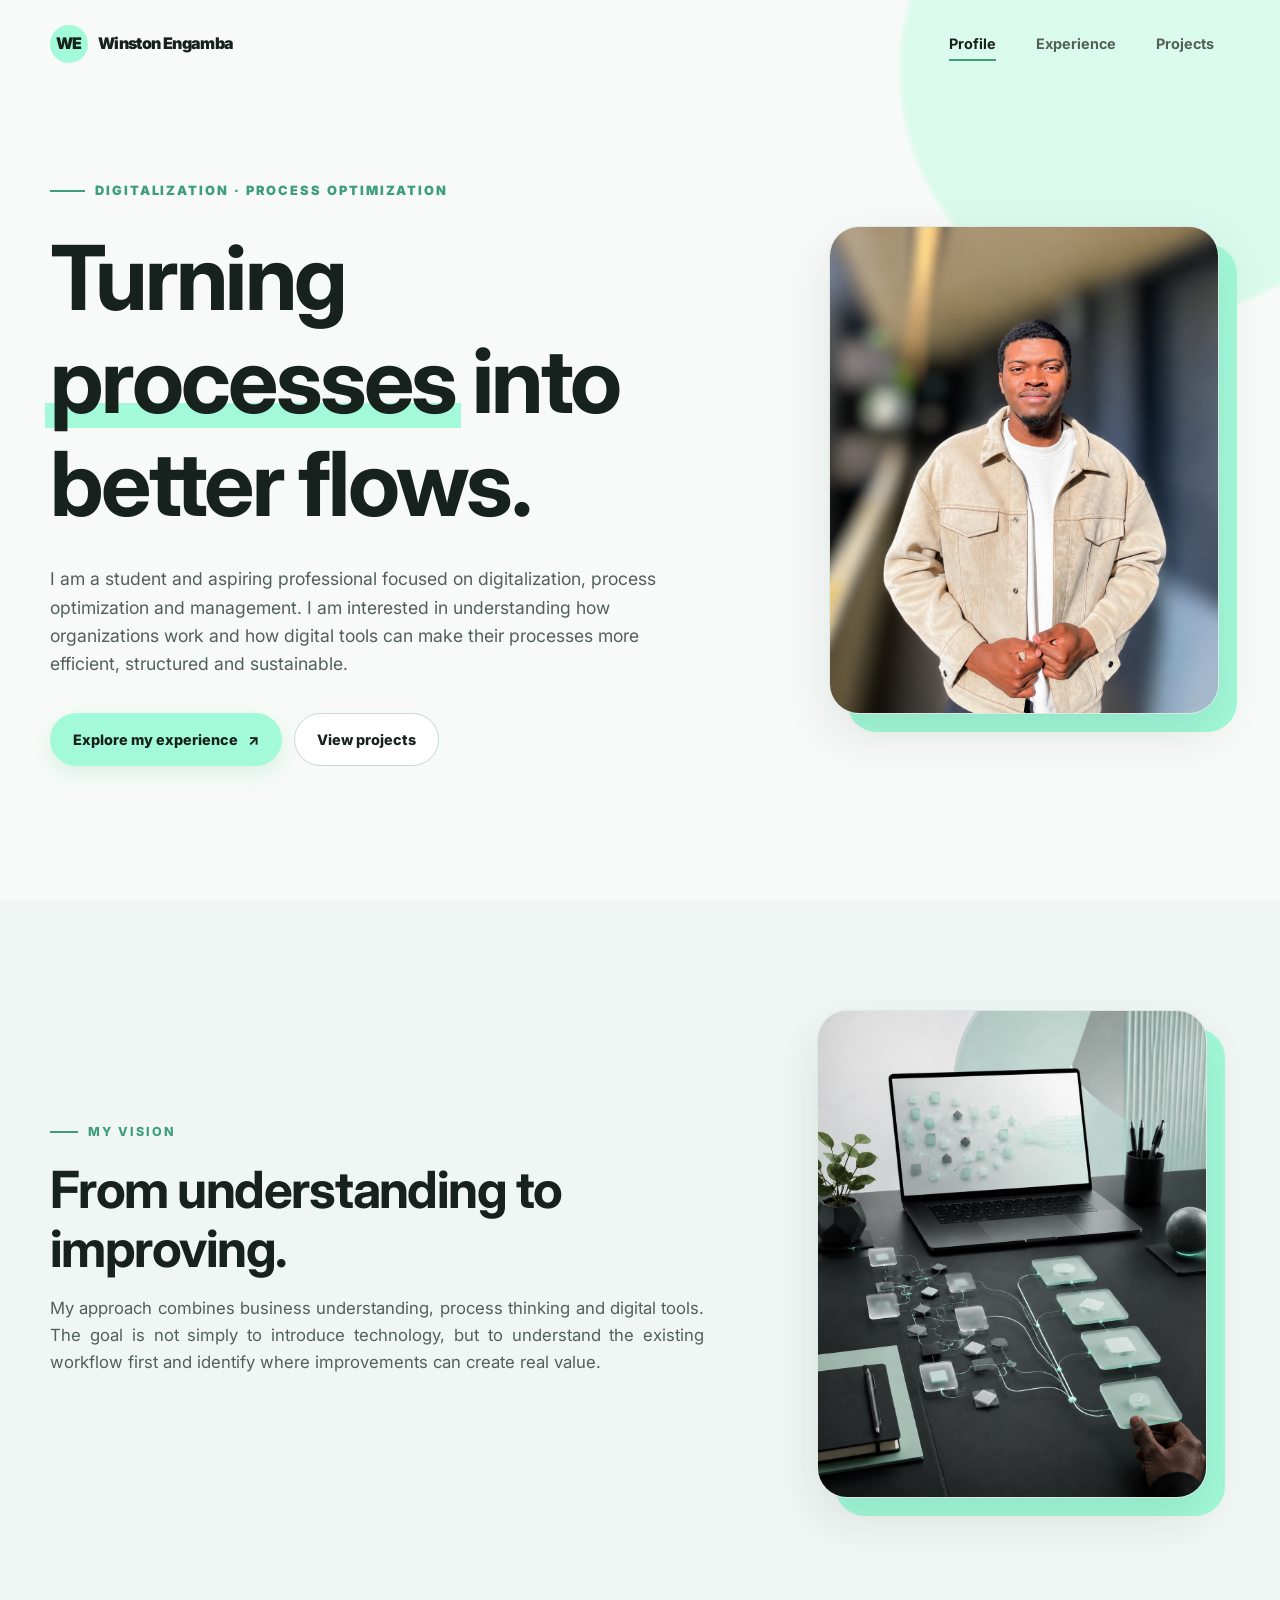
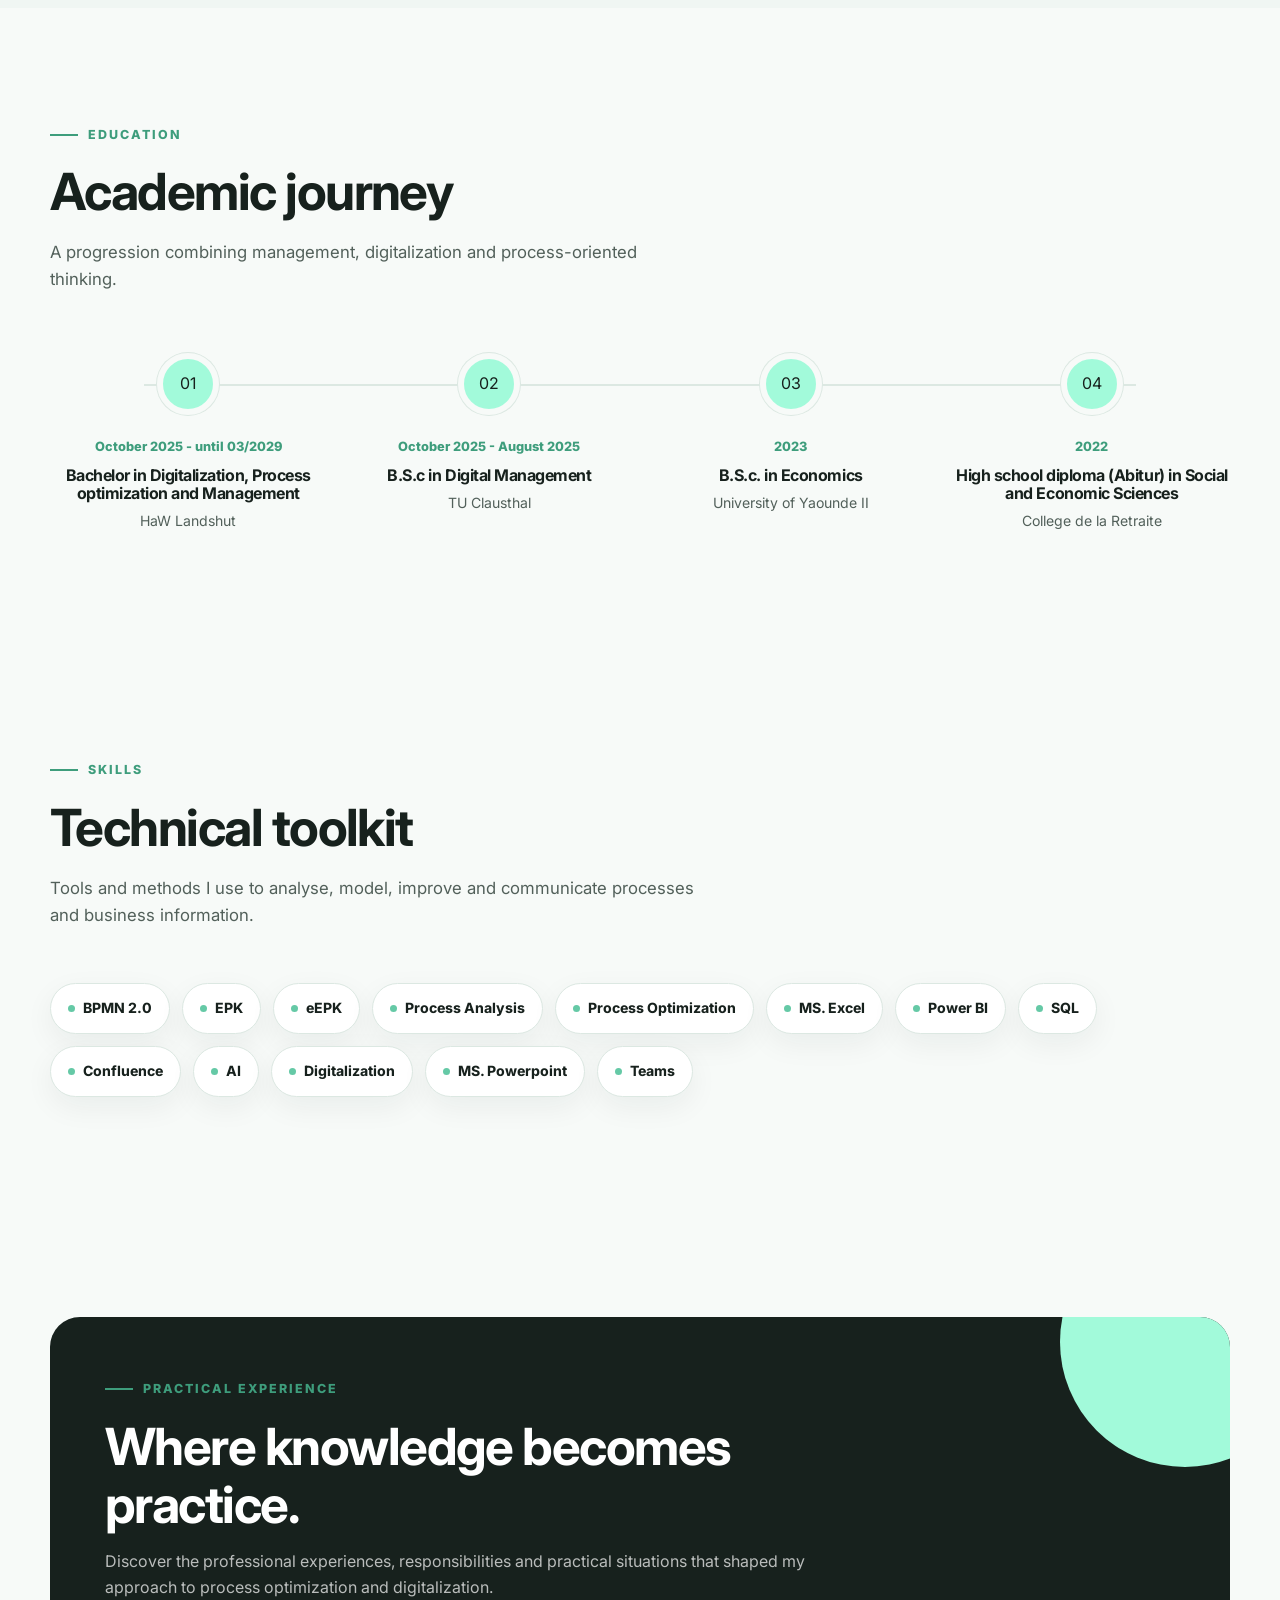
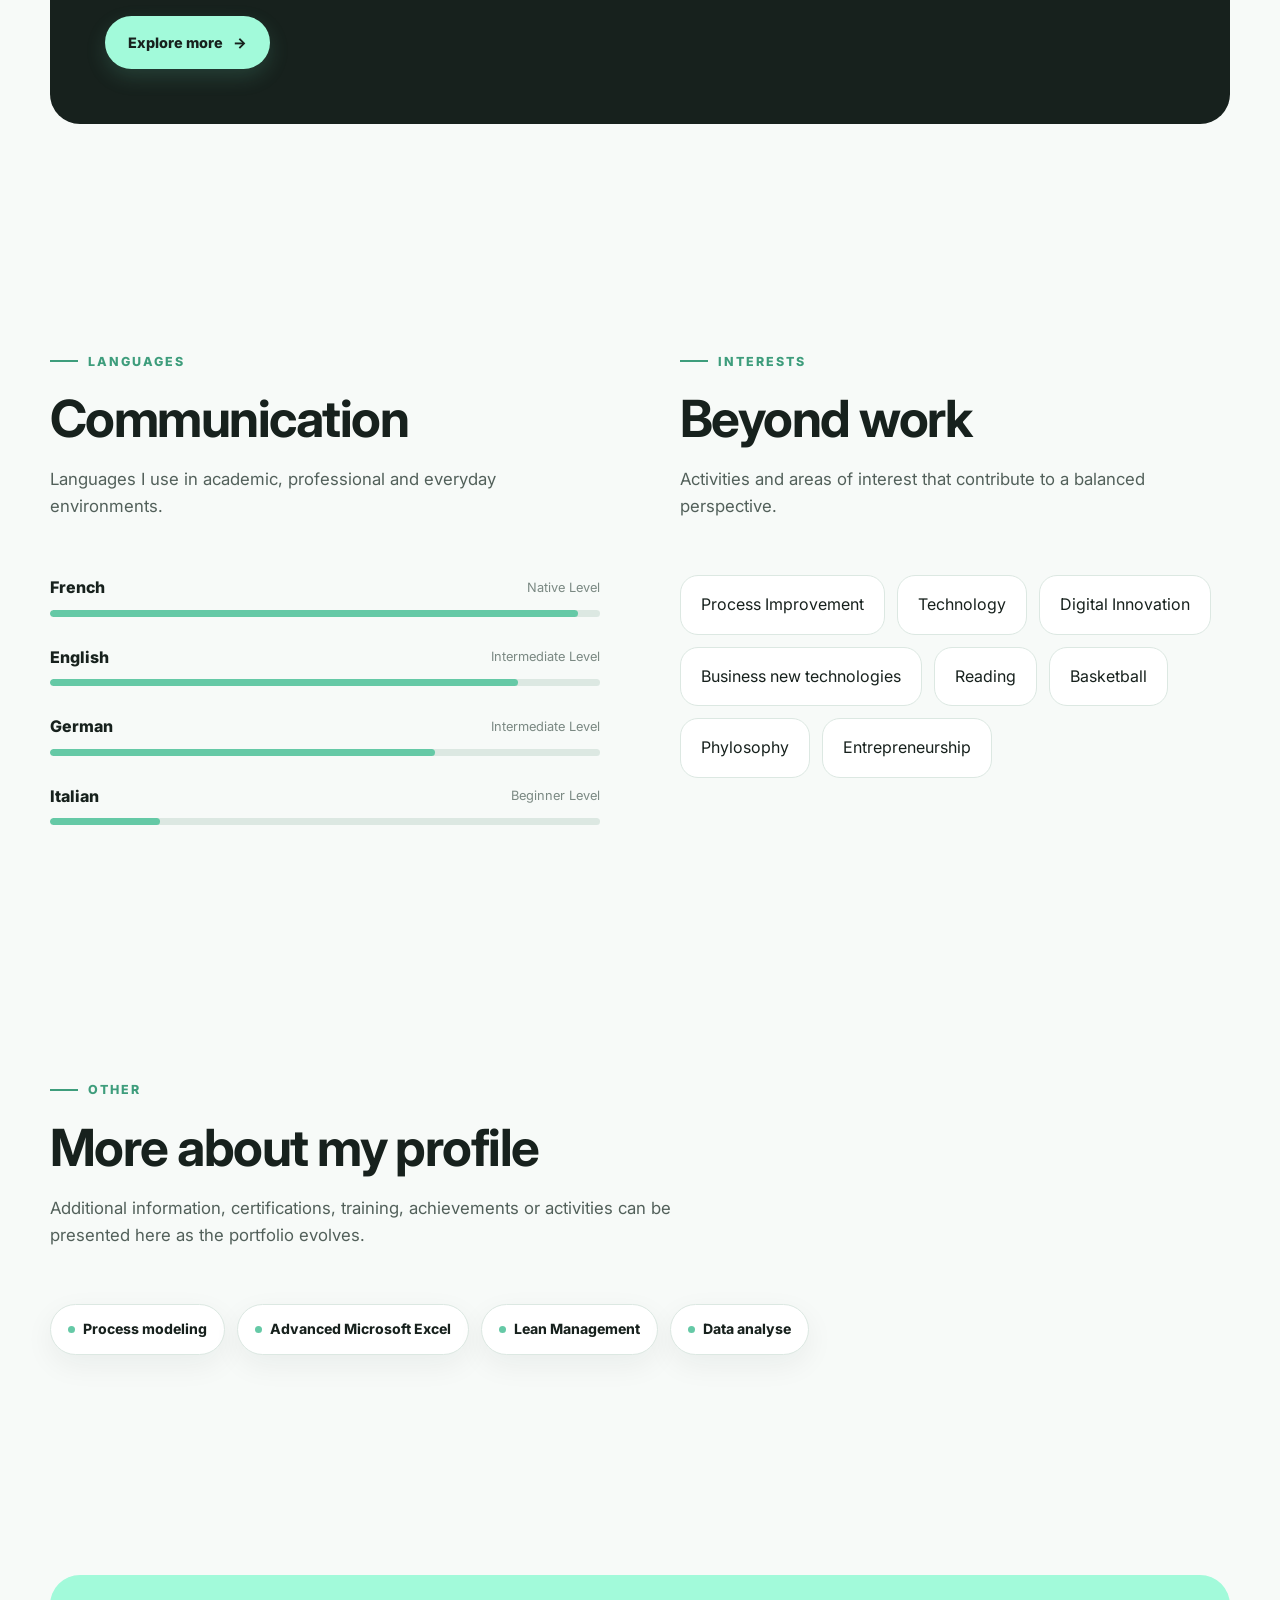
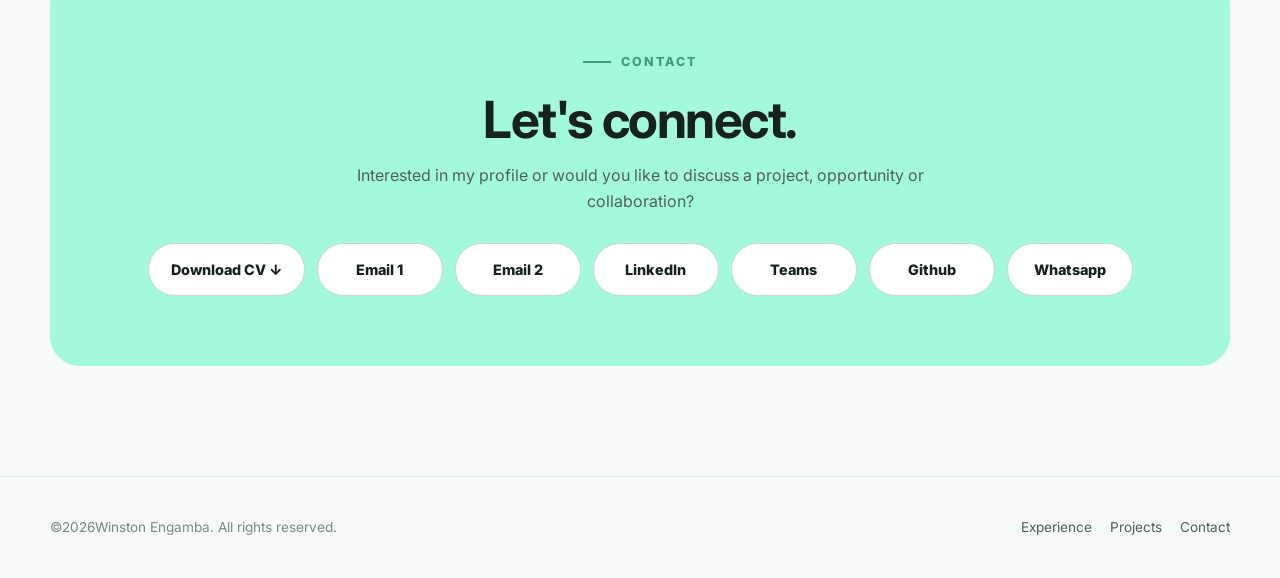
<file: index.html>
<!DOCTYPE html>
<html lang="en">

<head>

    <!-- =====================================================
         META
    ====================================================== -->

    <meta charset="UTF-8">

    <meta
        name="viewport"
        content="width=device-width, initial-scale=1.0"
    >

    <meta
        name="description"
        content="Personal portfolio of Winston Engamba — Digitalization, Process Optimization and Management."
    >

    <meta
        name="author"
        content="Winston Engamba"
    >

    <title>
        Winston Engamba | Digitalization & Process Optimization
    </title>


    <!-- =====================================================
         FAVICON
    ====================================================== -->

    <link rel="icon" type="image/svg+xml" href="assets/icon/favicon.svg">
    <link rel="alternate icon" type="image/png" href="assets/icon/favicon-32.png">
    <link rel="apple-touch-icon" href="assets/icon/apple-touch-icon.png">
    <meta name="theme-color" content="#A2FADA">


    <!-- =====================================================
         CSS
    ====================================================== -->

    <link
        rel="stylesheet"
        href="css/main.css"
    >

    <link
        rel="stylesheet"
        href="css/profile.css"
    >


    <!-- =====================================================
         FONT
    ====================================================== -->

    <link rel="preconnect" href="https://fonts.googleapis.com">
    <link rel="preconnect" href="https://fonts.gstatic.com" crossorigin>
    <link
        href="https://fonts.googleapis.com/css2?family=Inter:wght@400;500;600;700;800;900&display=swap"
        rel="stylesheet"
    >
</head>


<body>


<!-- =========================================================
     HEADER
========================================================= -->

<header class="site-header">

    <div class="header-container">


        <!-- Logo -->

        <a
            href="index.html"
            class="site-logo"
            aria-label="Winston Engamba - Home"
        >

            <span class="logo-mark">WE</span>
            <span>Winston Engamba</span>

        </a>


        <!-- Navigation -->

        <nav class="main-navigation" aria-label="Main navigation">
            <a href="index.html" class="active">Profile</a>
            <a href="experiences.html">Experience</a>
            <a href="projects.html">Projects</a>
        </nav>
    </div>
</header>

<main>

  <!-- =========================================================
     HERO / PERSONAL PROFILE
========================================================= -->

<section
    class="profile-hero"
    id="profile"
>

    <div class="container">

        <div class="profile-hero-grid">


            <!-- Text -->

            <div
                class="profile-hero-content reveal"
            >

                <div class="profile-eyebrow">

                    Digitalization
                    ·
                    Process Optimization

                </div>


                <h1 class="profile-title">

                    Turning
                    <span class="highlight">
                        processes
                    </span>
                    into better flows.

                </h1>


                <p class="profile-introduction">

                    I am a student and aspiring professional
                    focused on digitalization, process
                    optimization and management. I am
                    interested in understanding how
                    organizations work and how digital tools
                    can make their processes more efficient,
                    structured and sustainable.

                </p>


                <div class="profile-actions">

                    <a
                        href="experiences.html"
                        class="button button-primary"
                    >
                        Explore my experience
                        <span>↗</span>
                    </a>


                    <a
                        href="projects.html"
                        class="button button-secondary"
                    >
                        View projects
                    </a>

                </div>

            </div>



            <!-- Profile picture -->

            <div class="profile-photo-wrapper hero-visual reveal">
                <div class="profile-photo-frame">

                    <img
                        src="assets/images/profile/profile (2).png"
                        alt="Portrait of Winston Engamba"
                        class="profile-photo"
                    >

                </div>

            </div>


        </div>

    </div>

</section>



<!-- =========================================================
     SHORT PROFILE
========================================================= -->
<section class="section profile-overview">
    <div class="container">
        <div class="profile-overview-grid">
            <div class="section-header profile-overview-content reveal">
                <span class="section-label">My vision</span>
                <h2 class="section-title">From understanding to improving.</h2>
                <p class="section-description">
                    My approach combines business understanding, process thinking and
                    digital tools. The goal is not simply to introduce technology, but to
                    understand the existing workflow first and identify where improvements
                    can create real value.
                </p>
            </div>

            <div class="profile-photo-wrapper hero-visual reveal">
                <div class="profile-photo-frame">
                    
                    <img
                        src="assets/images/profile/second.png"
                        alt="Winston Engamba working on process improvement"
                        class="profile-overview-photo"
                    >
                </div>
            </div>
        </div>
    </div>
</section>

<!-- =========================================================
     EDUCATION
========================================================= -->
<section class="section" id="education">
    <div class="container">
        <div class="section-header reveal">
            <span class="section-label">Education</span>
            <h2 class="section-title">Academic journey</h2>
            <p class="section-description">A progression combining management,
                digitalization and process-oriented thinking.
            </p>

        </div>



        <div class="education-timeline">


            <!-- Education 01 -->
            <article class="education-item reveal">
                <div class="education-node">01</div>
                <div class="education-year">October 2025 - until 03/2029</div>
                <h3 class="education-degree">
                    Bachelor in Digitalization, Process optimization and Management</h3>
                <p class="education-school">HaW Landshut</p>
            </article>

            <!-- Education 02 -->
            <article class="education-item reveal">
                <div class="education-node">02</div>
                <div class="education-year">October 2025 - August 2025</div>
                <h3 class="education-degree">B.S.c in Digital Management</h3>
                <p class="education-school">TU Clausthal</p>
            </article>



            <!-- Education 03 -->
            <article class="education-item reveal">
                <div class="education-node">03</div>
                <div class="education-year">2023</div>
                <h3 class="education-degree">B.S.c. in Economics</h3>
                <p class="education-school">University of Yaounde II</p>
            </article>

            <!-- Education 04 -->
            <article class="education-item reveal">
                <div class="education-node">04</div>
                <div class="education-year">2022</div>
                <h3 class="education-degree">
                    High school diploma (Abitur) in Social and Economic Sciences</h3>
                <p class="education-school">College de la Retraite</p>
            </article>
       </div>
    </div>
</section>



<!-- =========================================================
     TECHNICAL SKILLS
========================================================= -->
<section class="section" id="skills">
    <div class="container">
        <div class="section-header reveal">
            <span class="section-label">Skills</span>
            <h2 class="section-title">Technical toolkit</h2>
            <p class="section-description">
                Tools and methods I use to analyse,
                model, improve and communicate processes
                and business information.
            </p>
        </div>

        <div class="skills-grid reveal">
            <span class="skill-bubble">BPMN 2.0</span>
            <span class="skill-bubble">EPK</span>
            <span class="skill-bubble">eEPK</span>
            <span class="skill-bubble">Process Analysis</span>
            <span class="skill-bubble">Process Optimization</span>
            <span class="skill-bubble">MS. Excel</span>
            <span class="skill-bubble">Power BI</span>
            <span class="skill-bubble">SQL</span>
            <span class="skill-bubble">Confluence</span>
            <span class="skill-bubble">AI</span>
            <span class="skill-bubble">Digitalization</span>
            <span class="skill-bubble">MS. Powerpoint</span>
            <span class="skill-bubble">Teams</span>
        </div>
    </div>
</section>

<!-- =========================================================
     EXPERIENCE BANNER
========================================================= -->
<section class="section">
    <div class="container">
        <div class="profile-cta reveal">
            <div class="profile-cta-content">
                <span class="section-label">Practical Experience</span>
                <h2>Where knowledge becomes practice.</h2>
                <p>Discover the professional experiences, responsibilities 
                  and practical situations that shaped my approach to process
                  optimization and digitalization.
                </p>
                <a href="experiences.html" class="button button-primary">Explore more
                    <span>→</span>
                </a>
            </div>
        </div>
    </div>
</section>

<!-- =========================================================
     LANGUAGES & INTERESTS
========================================================= -->
<section class="section" id="languages">
    <div class="container">
        <div class="languages-grid">
            <!-- =================================================
                 LANGUAGES
            ================================================== -->
            <div class="reveal">
                <div class="section-header">
                    <span class="section-label">Languages</span>
                    <h2 class="section-title">Communication</h2>
                    <p class="section-description">Languages I use in academic,
                        professional and everyday
                        environments.
                    </p>
                </div>

                <!-- Language 01 -->
                <div class="language-item">

                    <div class="language-header">
                        <span class="language-name">French</span>
                        <span class="language-level">Native Level</span>
                    </div>
                    <div class="language-track">
                        <div class="language-progress" data-level="96"></div>
                    </div>
                </div>

                <!-- Language 02 -->
                <div class="language-item">
                    <div class="language-header">
                        <span class="language-name">English</span>
                        <span class="language-level">Intermediate Level</span>
                    </div>
                    <div class="language-track">
                        <div class="language-progress" data-level="85"></div>
                    </div>
                </div>

                <!-- Language 03 -->
                <div class="language-item">
                    <div class="language-header">
                        <span class="language-name">German</span>
                        <span class="language-level">Intermediate Level</span>
                    </div>
                    <div class="language-track">
                        <div class="language-progress" data-level="70"></div>
                    </div>

                </div>

                <!-- Language 04 -->

                <div class="language-item">
                    <div class="language-header">
                        <span class="language-name">Italian</span>
                        <span class="language-level">Beginner Level</span>
                    </div>
                    <div class="language-track">
                        <div class="language-progress" data-level="20"></div>
                    </div>
                </div>
            </div>



            <!-- =================================================
                 INTERESTS
            ================================================== -->
            <div class="reveal">
                <div class="section-header">
                    <span class="section-label">Interests</span>
                    <h2 class="section-title">Beyond work</h2>
                    <p class="section-description">Activities and areas of interest
                        that contribute to a balanced perspective.
                    </p>
                </div>

                <div class="interests-grid">
                    <div class="interest-card">Process Improvement</div>
                    <div class="interest-card">Technology</div>
                    <div class="interest-card">Digital Innovation</div>
                    <div class="interest-card">Business new technologies</div>        
                    <div class="interest-card">Reading</div>
                    <div class="interest-card">Basketball</div>
                    <div class="interest-card">Phylosophy</div>
                    <div class="interest-card">Entrepreneurship</div>
                </div>
            </div>
        </div>
    </div>
</section>



<!-- =========================================================
     OTHER
========================================================= -->

<section
    class="section"
    id="other"
>

    <div class="container">

        <div class="section-header reveal">
            <span class="section-label">Other</span>
            <h2 class="section-title">More about my profile</h2>
            <p class="section-description">
                Additional information, certifications,
                training, achievements or activities can
                be presented here as the portfolio evolves.
            </p>
        </div>

        <div class="skills-grid reveal">
            <span class="skill-bubble">Process modeling</span>
            <span class="skill-bubble">Advanced Microsoft Excel</span>
            <span class="skill-bubble">Lean Management</span>
            <span class="skill-bubble">Data analyse</span>
        </div>
    </div>
</section>

<!-- =========================================================
     CONTACT / CV
========================================================= -->
<section class="section" id="contact">
    <div class="container">
        <div class="contact-banner reveal">
            <span class="section-label">Contact</span>
            <h2>Let's connect.</h2>
            <p>Interested in my profile or would you like to discuss a project, 
              opportunity or collaboration?
            </p>
            <div class="profile-actions contact-actions">
                <a
                    href="assets/documents/CV_Winston_Engamba.pdf"
                    class="button button-secondary"
                    data-cv-download
                    download
                >
                    Download CV
                    ↓
                </a>
                <a href="mailto:rodokomon@24gmail.com" class="button button-secondary"
                >Email 1</a>
                <a href="mailto:winstonengamba5@gmail.com" class="button button-secondary"
                >Email 2</a>
                <a href="https://www.linkedin.com/in/winston-engamba-7b3489325" class="button button-secondary" data-external
                >LinkedIn</a>
                <a href="https://teams.live.com/l/invite/FEAVHbyP9lPHipJ5g?v=g1" class="button button-secondary" data-external
                >Teams</a>
                <a href="https://github.com/wero-git" class="button button-secondary" data-external
                >Github</a>
                <a href="https://wa.me/491784901148" target="_blank" rel="noopener noreferrer" class="button button-secondary"
                >Whatsapp</a>
          </div>
        </div>
    </div>
</section>
</main>

<!-- =========================================================
     FOOTER
========================================================= -->

<footer class="site-footer">
    <div class="container footer-container">
        <p class="footer-copy">
          ©<span data-current-year>2026</span>Winston Engamba. All rights reserved.
        </p>

      <div class="footer-links">
            <a href="experiences.html">Experience</a>
            <a href="projects.html">Projects</a>
            <a href="#contact">Contact</a>
        </div>

    </div>

</footer>



<!-- =========================================================
     JAVASCRIPT
========================================================= -->

<script src="js/main.js" defer></script>
<script src="js/animations.js" defer></script>

</body>

</html>
</file>
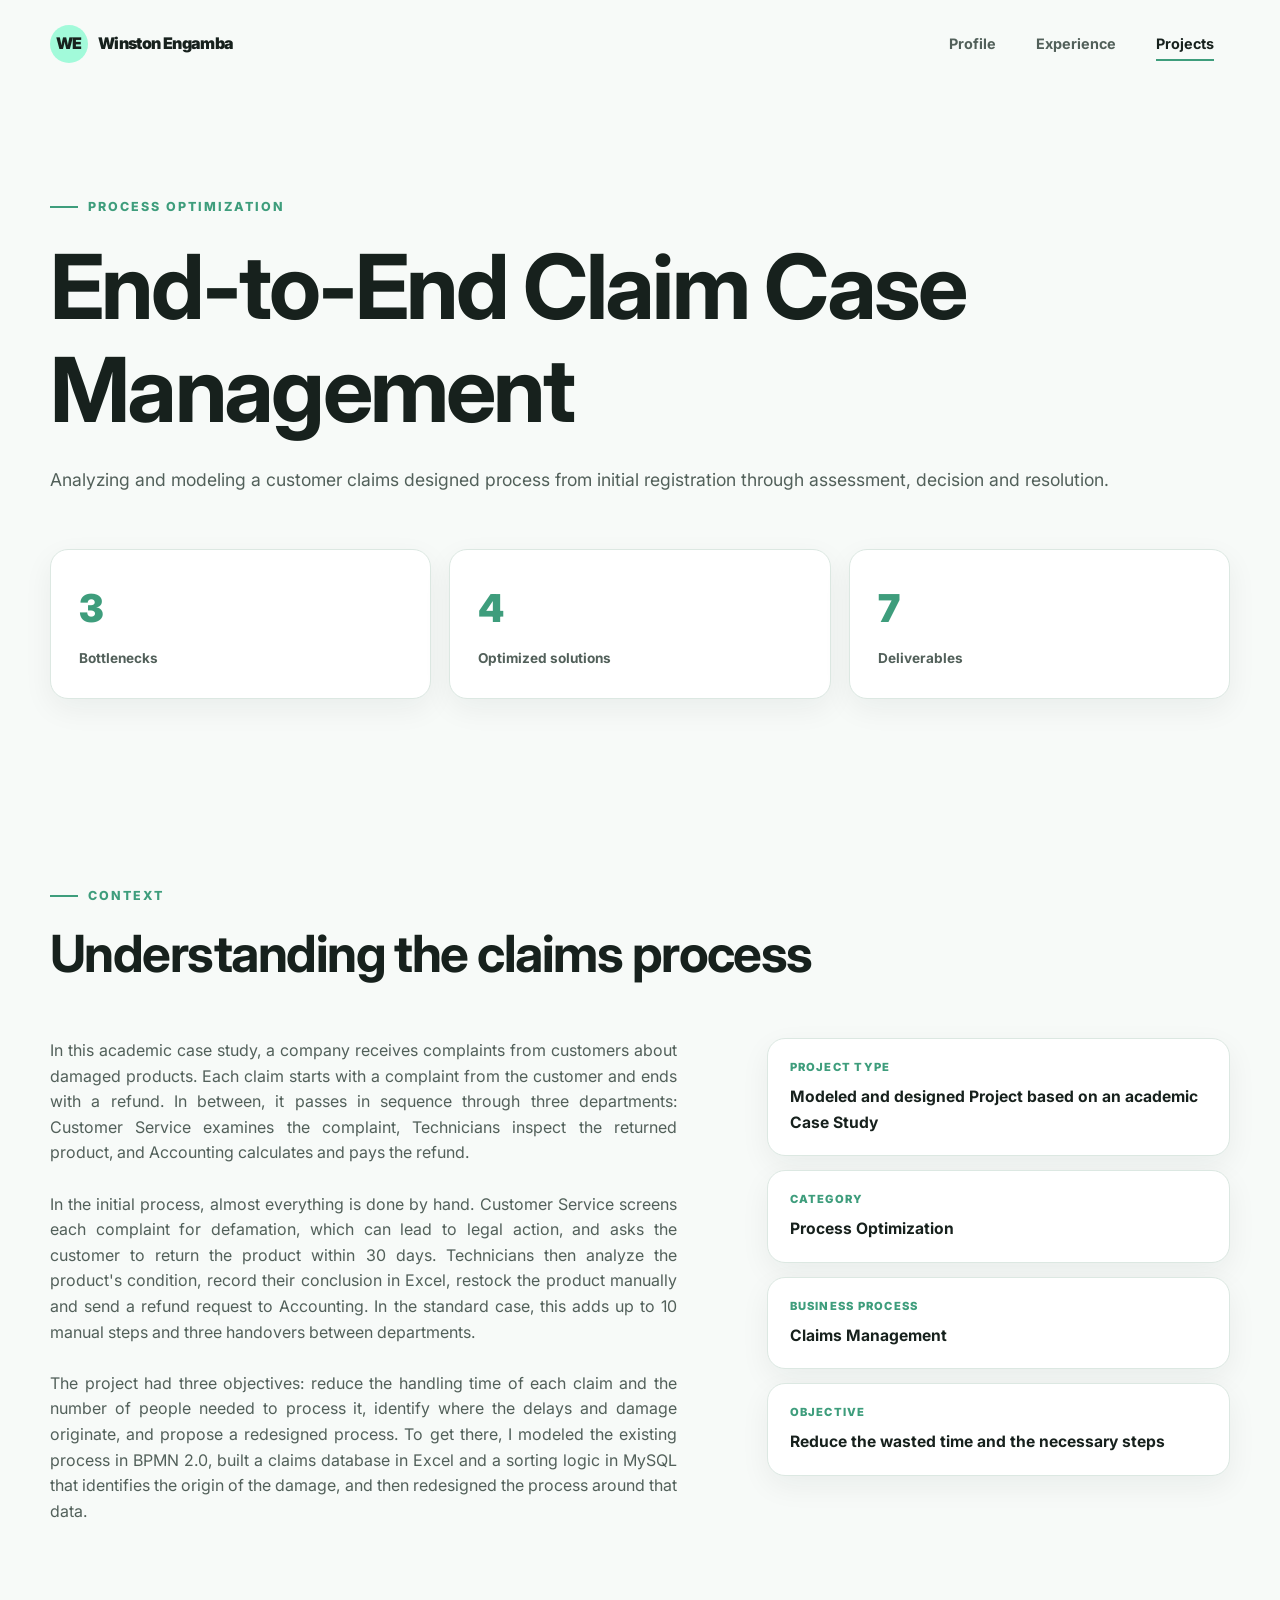
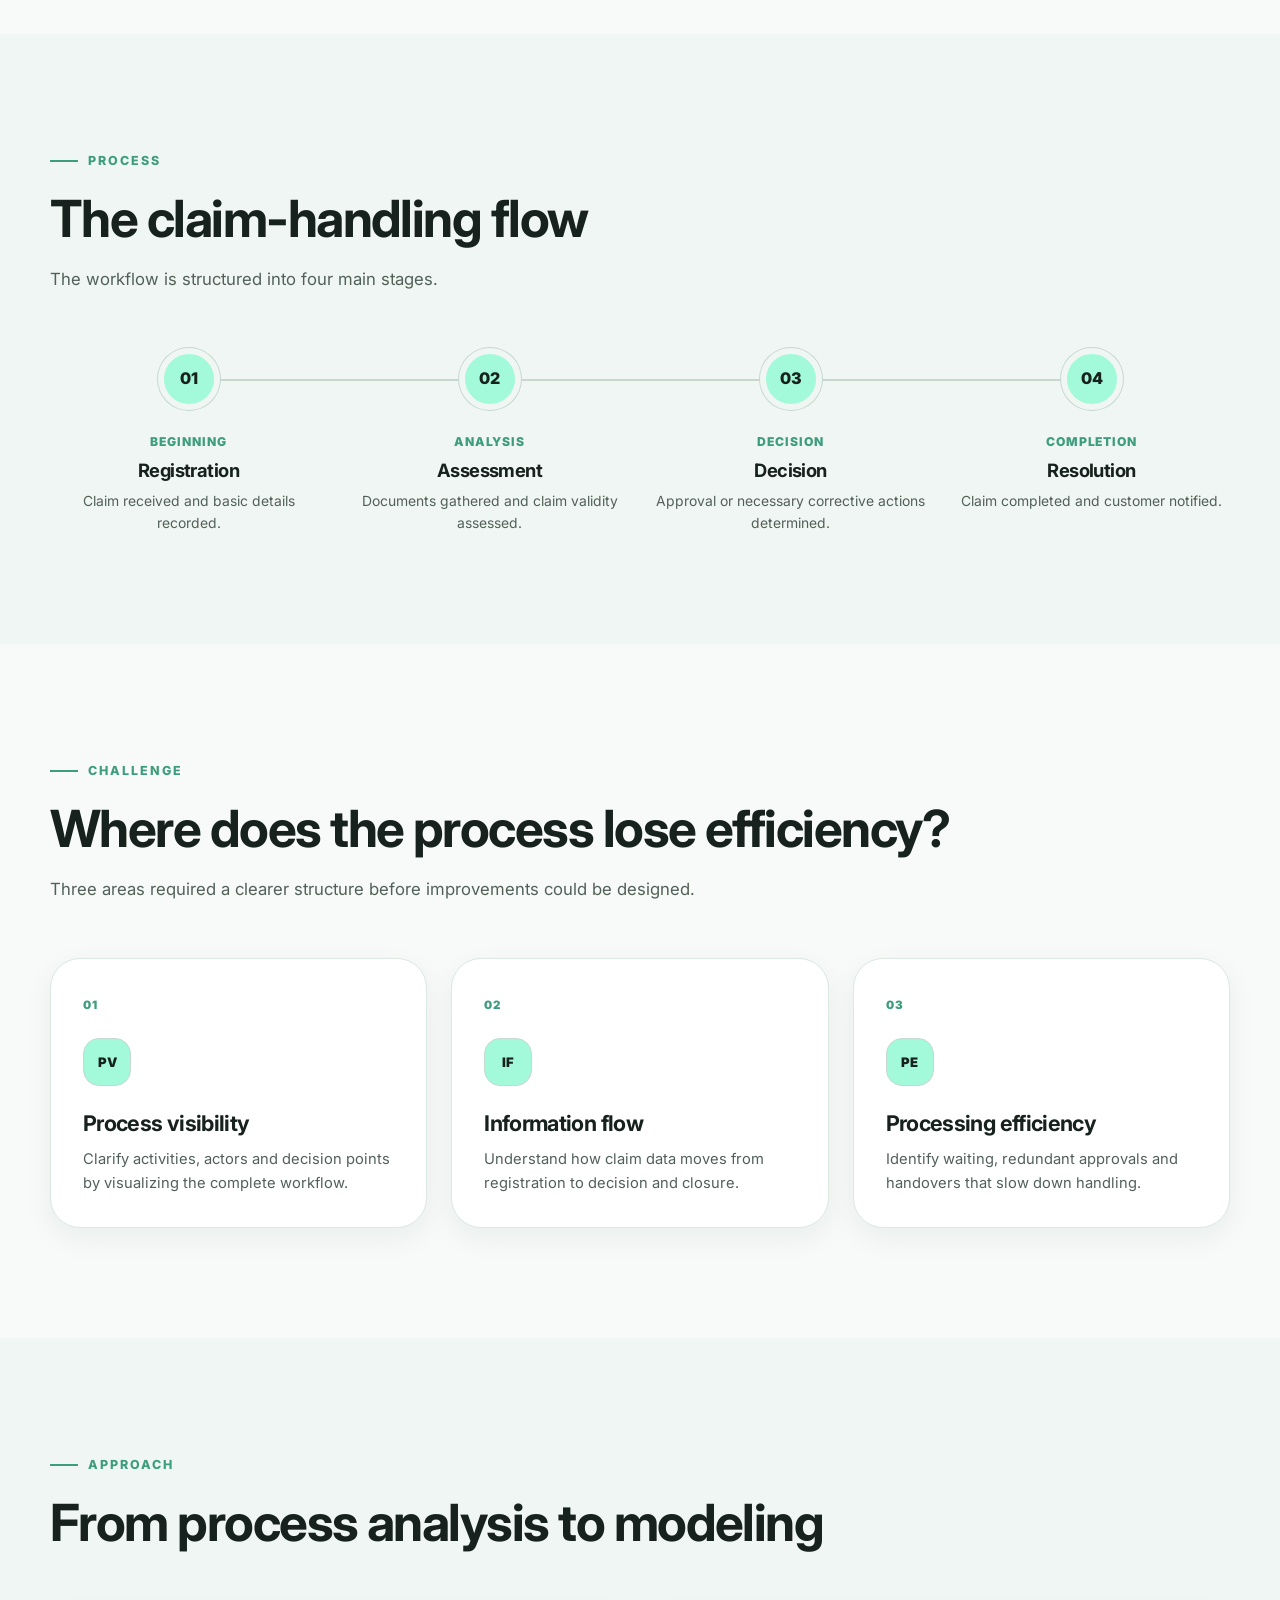
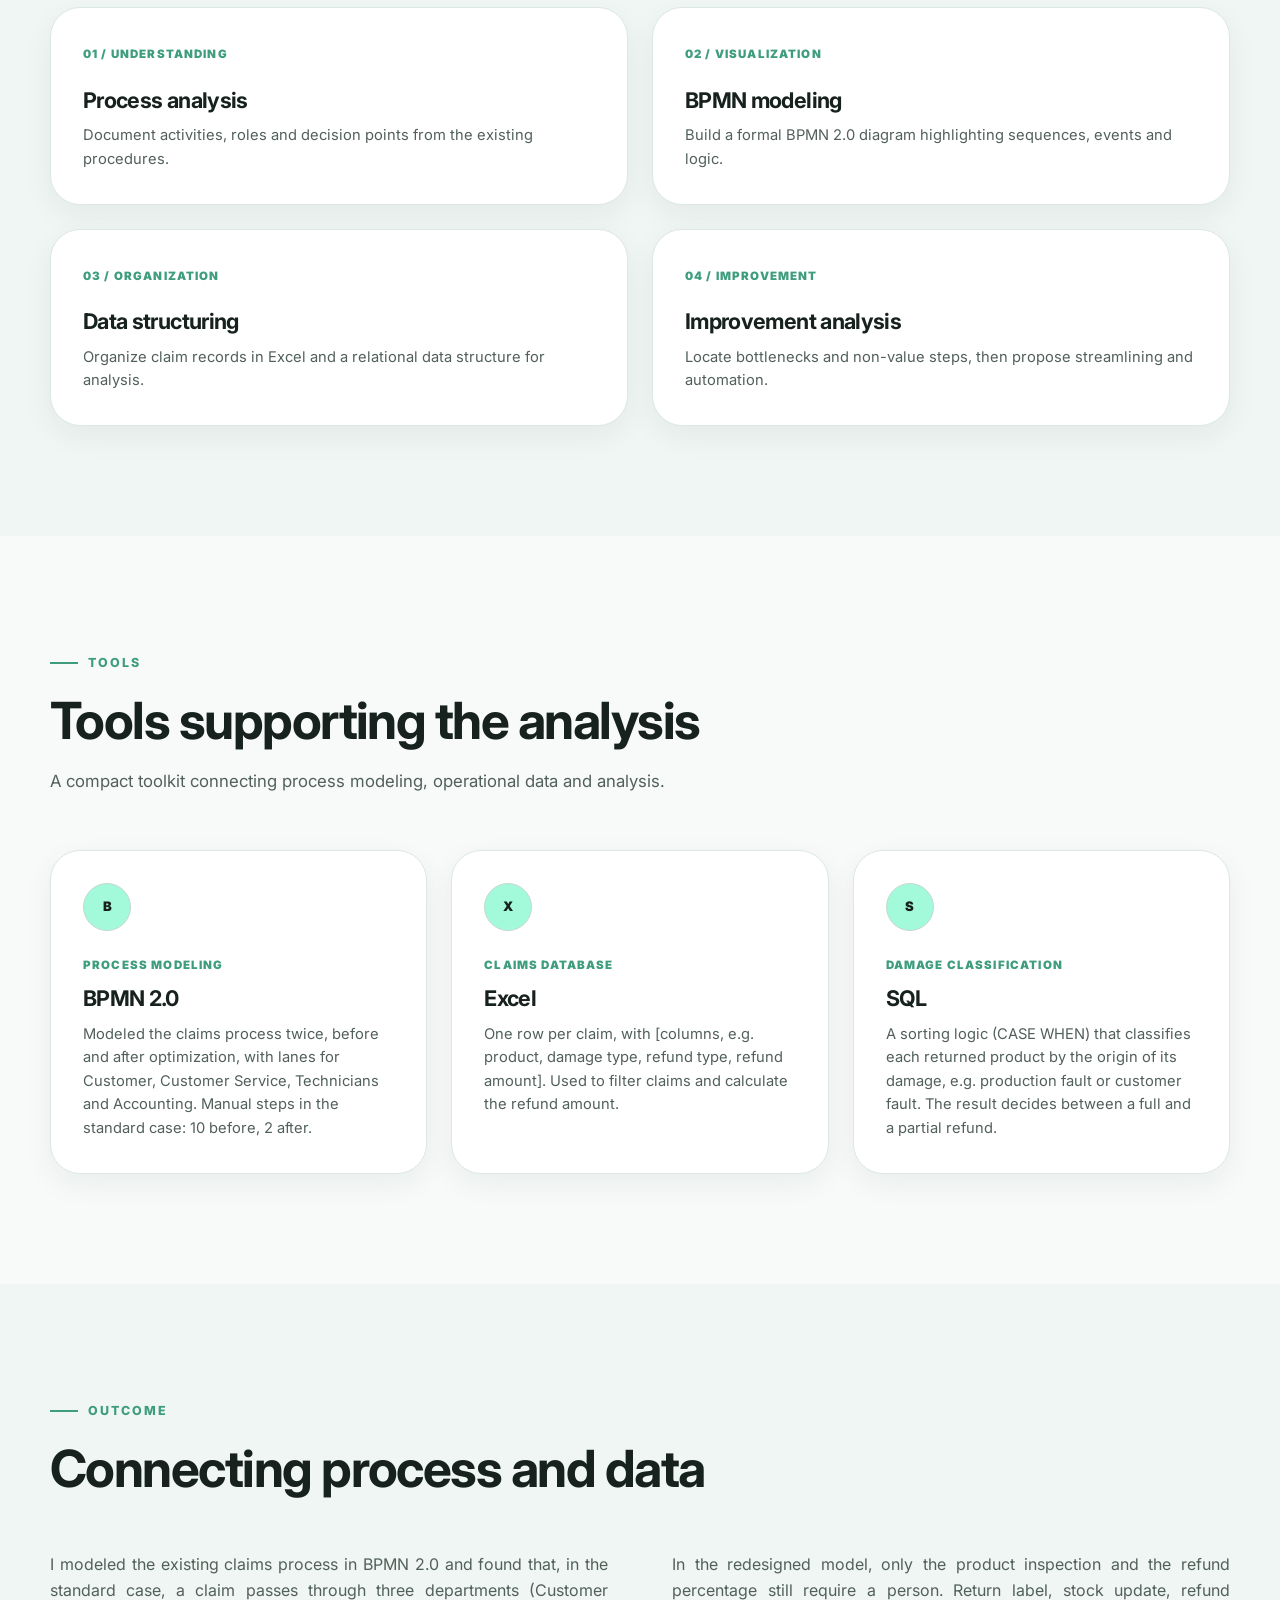
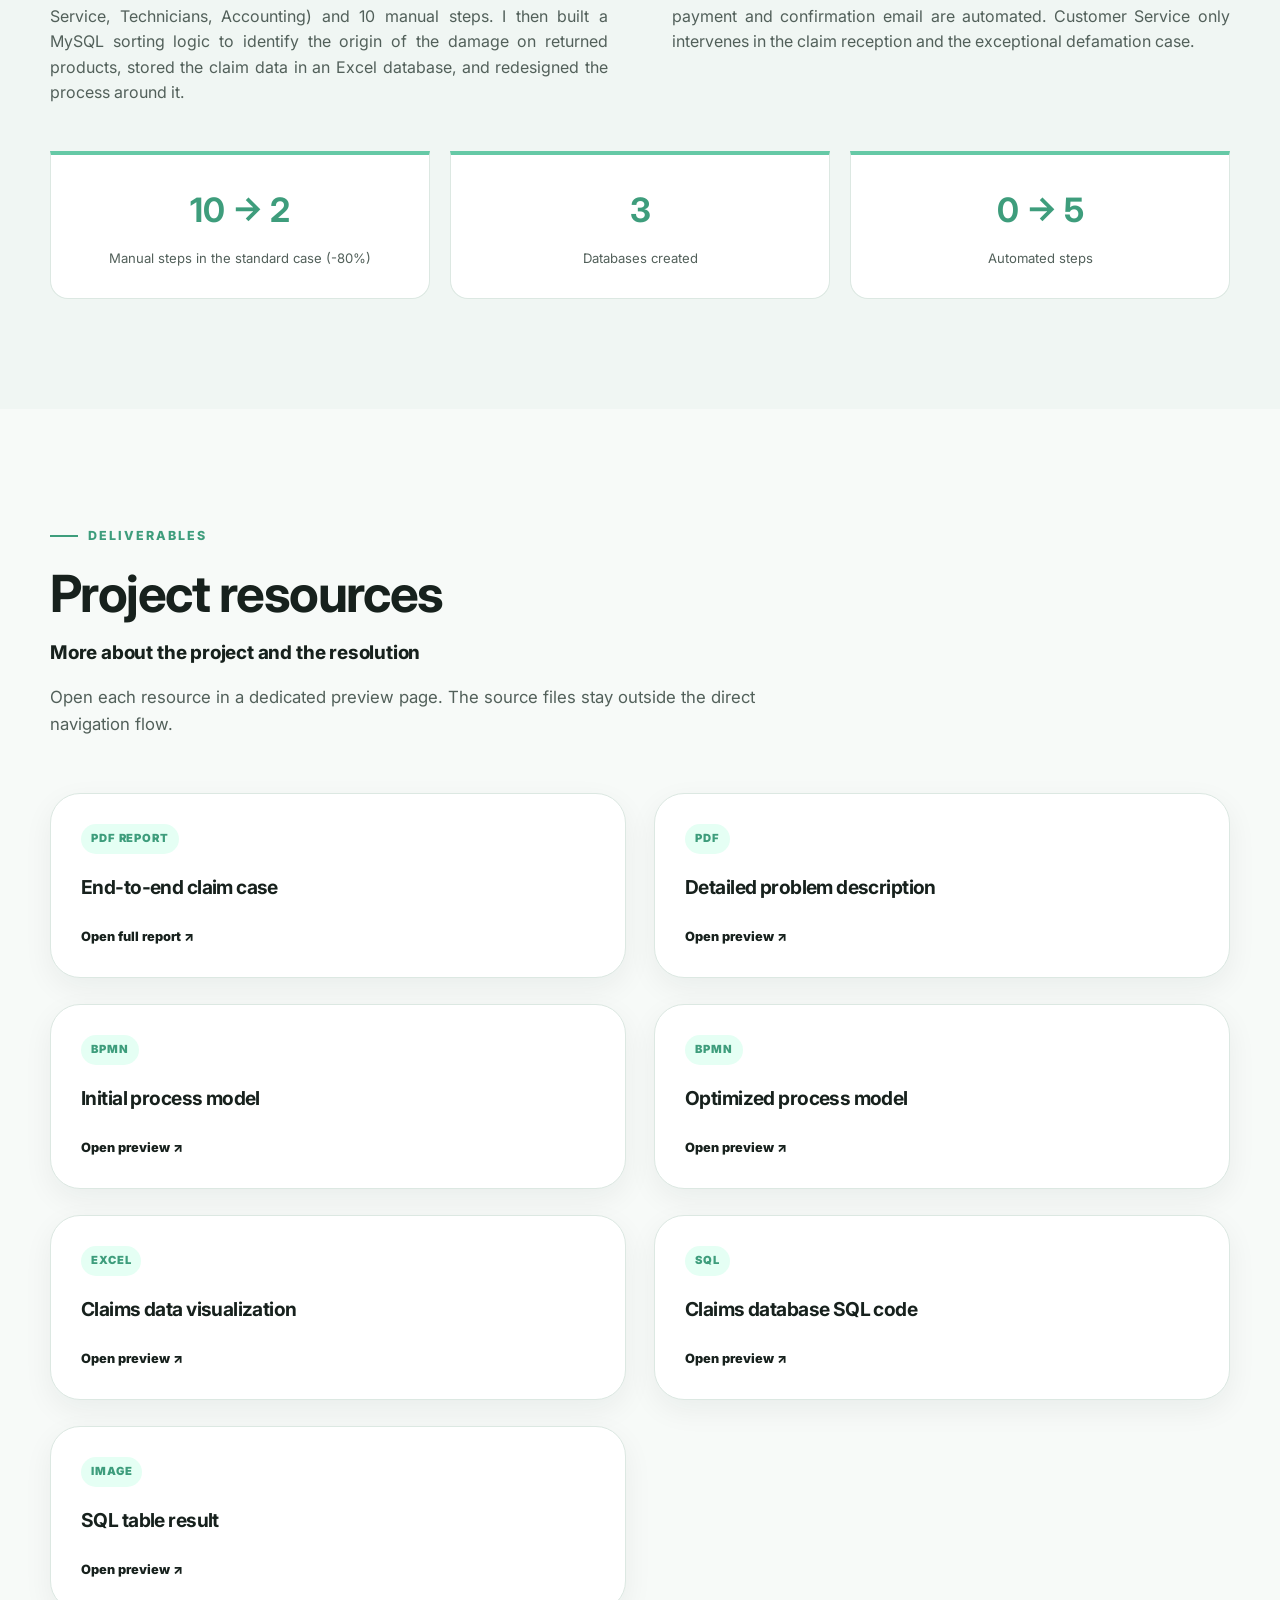
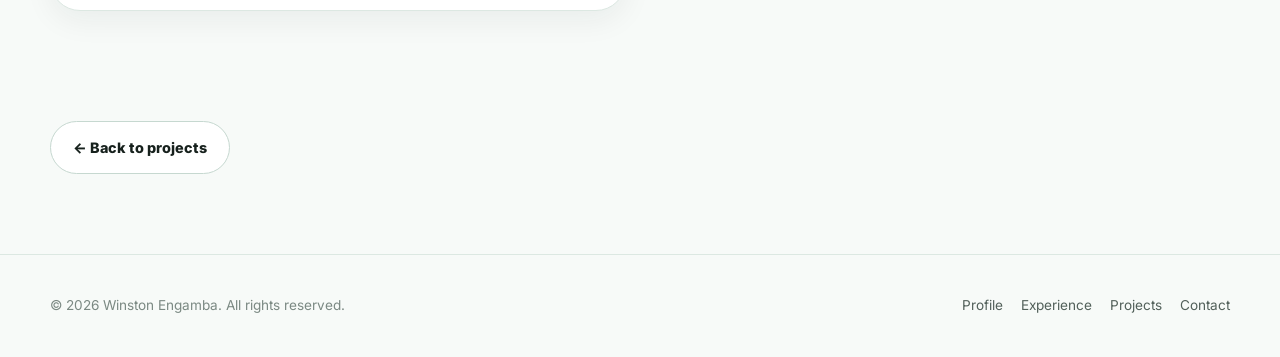
<file: claims-case-study.html>
<!DOCTYPE html>
<html lang="en">
<head>
    <meta charset="UTF-8">
    <meta name="viewport" content="width=device-width, initial-scale=1.0">
    <meta name="description" content="Claims management process optimization case study using BPMN 2.0, Excel and SQL.">
    <meta name="author" content="Winston Engamba">
    <title>Winston Engamba | Claims Case Study</title>

    <link rel="icon" type="image/svg+xml" href="assets/icon/favicon.svg">
    <link rel="alternate icon" type="image/png" href="assets/icon/favicon-32.png">
    <link rel="apple-touch-icon" href="assets/icon/apple-touch-icon.png">
    <meta name="theme-color" content="#A2FADA">

    <link rel="stylesheet" href="css/main.css">
    <link rel="stylesheet" href="css/cases.css">
    <link rel="preconnect" href="https://fonts.googleapis.com">
    <link rel="preconnect" href="https://fonts.gstatic.com" crossorigin>
    <link href="https://fonts.googleapis.com/css2?family=Inter:wght@400;500;600;700;800;900&display=swap" rel="stylesheet">
</head>

<body class="case-page" data-navigation-parent="projects.html">
<header class="site-header">
    <div class="header-container">
        <a href="index.html" class="site-logo" aria-label="Winston Engamba - Home">
            <span class="logo-mark">WE</span>
            <span>Winston Engamba</span>
        </a>
        <nav class="main-navigation" aria-label="Main navigation">
            <a href="index.html">Profile</a>
            <a href="experiences.html">Experience</a>
            <a href="projects.html" class="active">Projects</a>
        </nav>
    </div>
</header>

<main>
    <!-- Reuse this hero and summary structure for future case-study pages. -->
    <section class="case-hero">
        <div class="container">
            <div class="case-hero-content reveal">
                <span class="section-label">Process Optimization</span>
                <h1 class="case-hero-title">End-to-End Claim Case Management</h1>
                <p class="case-hero-description">
                    Analyzing and modeling a customer claims designed process from initial
                    registration through assessment, decision and resolution.
                </p>
            </div>

            <div class="case-summary" aria-label="Case study summary">
                <div class="case-summary-card reveal">
                    <span class="case-summary-value" data-case-summary="challenges">0</span>
                    <span class="case-summary-label">Bottlenecks</span>
                </div>
                <div class="case-summary-card reveal">
                    <span class="case-summary-value" data-case-summary="solutions">0</span>
                    <span class="case-summary-label">Optimized solutions</span>
                </div>
                <div class="case-summary-card reveal">
                    <span class="case-summary-value" data-case-summary="deliverables">0</span>
                    <span class="case-summary-label">Deliverables</span>
                </div>
            </div>
        </div>
    </section>

    <section class="section case-context-section">
        <div class="container">
            <div class="case-section-heading reveal">
                <span class="section-label">Context</span>
                <h2 class="section-title">Understanding the claims process</h2>
            </div>

            <div class="case-two-column">
                <div class="case-text reveal">
    <p>
        In this academic case study, a company receives complaints from customers
        about damaged products. Each claim starts with a complaint from the customer
        and ends with a refund. In between, it passes in sequence through three
        departments: Customer Service examines the complaint, Technicians inspect the
        returned product, and Accounting calculates and pays the refund.
    </p>
    <p>
        In the initial process, almost everything is done by hand. Customer Service
        screens each complaint for defamation, which can lead to legal action, and
        asks the customer to return the product within 30 days. Technicians then
        analyze the product's condition, record their conclusion in Excel, restock the
        product manually and send a refund request to Accounting. In the standard
        case, this adds up to 10 manual steps and three handovers between departments.
    </p>
    <p>
        The project had three objectives: reduce the handling time of each claim and
        the number of people needed to process it, identify where the delays and
        damage originate, and propose a redesigned process. To get there, I modeled
        the existing process in BPMN 2.0, built a claims database in Excel and a
        sorting logic in MySQL that identifies the origin of the damage, and then
        redesigned the process around that data.
    </p>
</div>
                <div class="case-facts reveal">
                    <div class="case-fact">
                        <span>Project type</span>
                        <strong>Modeled and designed Project based on an academic Case Study</strong>
                    </div>
                    <div class="case-fact">
                        <span>Category</span>
                        <strong>Process Optimization</strong>
                    </div>
                    <div class="case-fact">
                        <span>Business process</span>
                        <strong>Claims Management</strong>
                    </div>
                    <div class="case-fact">
                        <span>Objective</span>
                        <strong>Reduce the wasted time and the necessary steps</strong>
                    </div>
                </div>
            </div>
        </div>
    </section>

    <section class="section case-section-alt">
        <div class="container">
            <div class="case-section-heading reveal">
                <span class="section-label">Process</span>
                <h2 class="section-title">The claim-handling flow</h2>
                <p class="section-description">The workflow is structured into four main stages.</p>
            </div>

            <div class="process-timeline">
                <article class="process-stage reveal">
                    <div class="process-node">01</div>
                    <span class="process-stage-label">Beginning</span>
                    <h3>Registration</h3>
                    <p>Claim received and basic details recorded.</p>
                </article>
                <article class="process-stage reveal">
                    <div class="process-node">02</div>
                    <span class="process-stage-label">Analysis</span>
                    <h3>Assessment</h3>
                    <p>Documents gathered and claim validity assessed.</p>
                </article>
                <article class="process-stage reveal">
                    <div class="process-node">03</div>
                    <span class="process-stage-label">Decision</span>
                    <h3>Decision</h3>
                    <p>Approval or necessary corrective actions determined.</p>
                </article>
                <article class="process-stage reveal">
                    <div class="process-node">04</div>
                    <span class="process-stage-label">Completion</span>
                    <h3>Resolution</h3>
                    <p>Claim completed and customer notified.</p>
                </article>
            </div>
        </div>
    </section>

    <section class="section">
        <div class="container">
            <div class="case-section-heading reveal">
                <span class="section-label">Challenge</span>
                <h2 class="section-title">Where does the process lose efficiency?</h2>
                <p class="section-description">
                    Three areas required a clearer structure before improvements could be designed.
                </p>
            </div>

            <div class="challenge-grid">
                <article class="challenge-card reveal" data-case-challenge>
                    <span class="case-card-number">01</span>
                    <div class="case-card-icon" aria-hidden="true">PV</div>
                    <h3>Process visibility</h3>
                    <p>Clarify activities, actors and decision points by visualizing the complete workflow.</p>
                </article>
                <article class="challenge-card reveal" data-case-challenge>
                    <span class="case-card-number">02</span>
                    <div class="case-card-icon" aria-hidden="true">IF</div>
                    <h3>Information flow</h3>
                    <p>Understand how claim data moves from registration to decision and closure.</p>
                </article>
                <article class="challenge-card reveal" data-case-challenge>
                    <span class="case-card-number">03</span>
                    <div class="case-card-icon" aria-hidden="true">PE</div>
                    <h3>Processing efficiency</h3>
                    <p>Identify waiting, redundant approvals and handovers that slow down handling.</p>
                </article>
            </div>
        </div>
    </section>

    <section class="section case-section-alt">
        <div class="container">
            <div class="case-section-heading reveal">
                <span class="section-label">Approach</span>
                <h2 class="section-title">From process analysis to modeling</h2>
            </div>

            <div class="approach-grid">
                <article class="approach-card reveal" data-case-solution>
                    <span class="case-card-number">01 / Understanding</span>
                    <h3>Process analysis</h3>
                    <p>Document activities, roles and decision points from the existing procedures.</p>
                </article>
                <article class="approach-card reveal" data-case-solution>
                    <span class="case-card-number">02 / Visualization</span>
                    <h3>BPMN modeling</h3>
                    <p>Build a formal BPMN 2.0 diagram highlighting sequences, events and logic.</p>
                </article>
                <article class="approach-card reveal" data-case-solution>
                    <span class="case-card-number">03 / Organization</span>
                    <h3>Data structuring</h3>
                    <p>Organize claim records in Excel and a relational data structure for analysis.</p>
                </article>
                <article class="approach-card reveal" data-case-solution>
                    <span class="case-card-number">04 / Improvement</span>
                    <h3>Improvement analysis</h3>
                    <p>Locate bottlenecks and non-value steps, then propose 
                        streamlining and automation.</p>
                </article>
            </div>
        </div>
    </section>

    <section class="section">
        <div class="container">
            <div class="case-section-heading reveal">
                <span class="section-label">Tools</span>
                <h2 class="section-title">Tools supporting the analysis</h2>
                <p class="section-description">
                    A compact toolkit connecting process modeling, operational data and analysis.
                </p>
            </div>

            <div class="tools-grid">
                <article class="tool-card reveal">
                    <div class="tool-mark" aria-hidden="true">B</div>
                    <span class="tool-category">Process modeling</span>
                    <h3>BPMN 2.0</h3>
                    <p>Modeled the claims process twice, before and after 
                       optimization, with lanes for Customer, 
                       Customer Service, Technicians and Accounting. 
                       Manual steps in the standard case: 10 before, 2 after.</p>
                </article>
                <article class="tool-card reveal">
                    <div class="tool-mark" aria-hidden="true">X</div>
                    <span class="tool-category">Claims Database</span>
                    <h3>Excel</h3>
                    <p>One row per claim, with [columns, e.g. product, damage type, 
                       refund type, refund amount]. Used to filter 
                       claims and calculate the refund amount.</p>
                </article>
                <article class="tool-card reveal">
                    <div class="tool-mark" aria-hidden="true">S</div>
                    <span class="tool-category">Damage classification</span>
                    <h3>SQL</h3>
                    <p>A sorting logic (CASE WHEN) that classifies each returned 
                       product by the origin of its damage, e.g. 
                       production fault or customer fault. The result 
                       decides between a full and a partial refund.</p>
                </article>
            </div>
        </div>
    </section>

    <section class="section case-section-alt">
        <div class="container">
            <div class="case-section-heading reveal">
                <span class="section-label">Outcome</span>
                <h2 class="section-title">Connecting process and data</h2>
            </div>

            <div class="outcome-content reveal">
                <div class="outcome-copy">
                    <p>
                        I modeled the existing claims process in BPMN 2.0 and found that, 
                        in the standard case, 
                        a claim passes through three departments (Customer Service, 
                        Technicians, Accounting) 
                        and 10 manual steps. I then built a MySQL sorting logic 
                        to identify the origin of the damage 
                        on returned products, stored the claim data in an Excel database, 
                        and redesigned the process around it.
                    </p>
                    <p>
                        In the redesigned model, only the product inspection 
                        and the refund percentage still require a person. 
                        Return label, stock update, refund payment 
                        and confirmation email are automated. 
                        Customer Service only intervenes 
                        in the claim reception and the exceptional defamation case.
                    </p>
                </div>

                <div class="outcome-metrics">
                    <div class="outcome-metric">
                        <strong>10 → 2</strong>
                        <span>Manual steps in the standard case (-80%)</span>
                    </div>
                    <div class="outcome-metric">
                        <strong>3</strong>
                        <span>Databases created</span>
                    </div>
                    <div class="outcome-metric">
                        <strong>0 → 5</strong>
                        <span>Automated steps</span>
                    </div>
                </div>
            </div>
        </div>
    </section>

    <section class="section case-deliverables-section" id="deliverables">
        <div class="container">
            <div class="case-section-heading reveal">
                <span class="section-label">Deliverables</span>
                <h2 class="section-title">Project resources</h2>
                <p class="deliverables-subtitle">More about the project and the resolution</p>
                <p class="section-description">
                    Open each resource in a dedicated preview page. The source files stay outside
                    the direct navigation flow.
                </p>
            </div>

            <div class="deliverables-grid">
                <a class="deliverable-card reveal" data-case-deliverable href="document-viewer.html?doc=report" target="_blank" rel="noopener noreferrer">
                    <span class="deliverable-type">PDF Report</span>
                    <h3>End-to-end claim case</h3>
                    <span class="deliverable-action">Open full report ↗</span>
                </a> 
                <a class="deliverable-card reveal" data-case-deliverable href="document-viewer.html?doc=overview" target="_blank" rel="noopener noreferrer">
                    <span class="deliverable-type">PDF</span>
                    <h3>Detailed problem description</h3>
                    <span class="deliverable-action">Open preview ↗</span>
                </a>
                <a class="deliverable-card reveal" data-case-deliverable href="document-viewer.html?doc=initial-process" target="_blank" rel="noopener noreferrer">
                    <span class="deliverable-type">BPMN</span>
                    <h3>Initial process model</h3>
                    <span class="deliverable-action">Open preview ↗</span>
                </a>
                <a class="deliverable-card reveal" data-case-deliverable href="document-viewer.html?doc=optimized-process" target="_blank" rel="noopener noreferrer">
                    <span class="deliverable-type">BPMN</span>
                    <h3>Optimized process model</h3>
                    <span class="deliverable-action">Open preview ↗</span>
                </a>
                <a class="deliverable-card reveal" data-case-deliverable href="document-viewer.html?doc=excel" target="_blank" rel="noopener noreferrer">
                    <span class="deliverable-type">Excel</span>
                    <h3>Claims data visualization</h3>
                    <span class="deliverable-action">Open preview ↗</span>
                </a>
                <a class="deliverable-card reveal" data-case-deliverable href="document-viewer.html?doc=sql-code" target="_blank" rel="noopener noreferrer">
                    <span class="deliverable-type">SQL</span>
                    <h3>Claims database SQL code</h3>
                    <span class="deliverable-action">Open preview ↗</span>
                </a>
                <a class="deliverable-card reveal" data-case-deliverable href="document-viewer.html?doc=sql-result" target="_blank" rel="noopener noreferrer">
                    <span class="deliverable-type">Image</span>
                    <h3>SQL table result</h3>
                    <span class="deliverable-action">Open preview ↗</span>
                </a>
            </div>
        </div>
    </section>

    <div class="case-back">
        <div class="container">
            <a href="projects.html" class="button button-secondary">← Back to projects</a>
        </div>
    </div>
</main>

<footer class="site-footer">
    <div class="container footer-container">
        <p class="footer-copy">© <span data-current-year>2026</span> Winston Engamba. All rights reserved.</p>
        <div class="footer-links">
            <a href="index.html">Profile</a>
            <a href="experiences.html">Experience</a>
            <a href="projects.html">Projects</a>
            <a href="index.html#contact">Contact</a>
        </div>
    </div>
</footer>

<script src="js/main.js" defer></script>
<script src="js/animations.js" defer></script>
<script src="js/cases.js" defer></script>
</body>
</html>
</file>
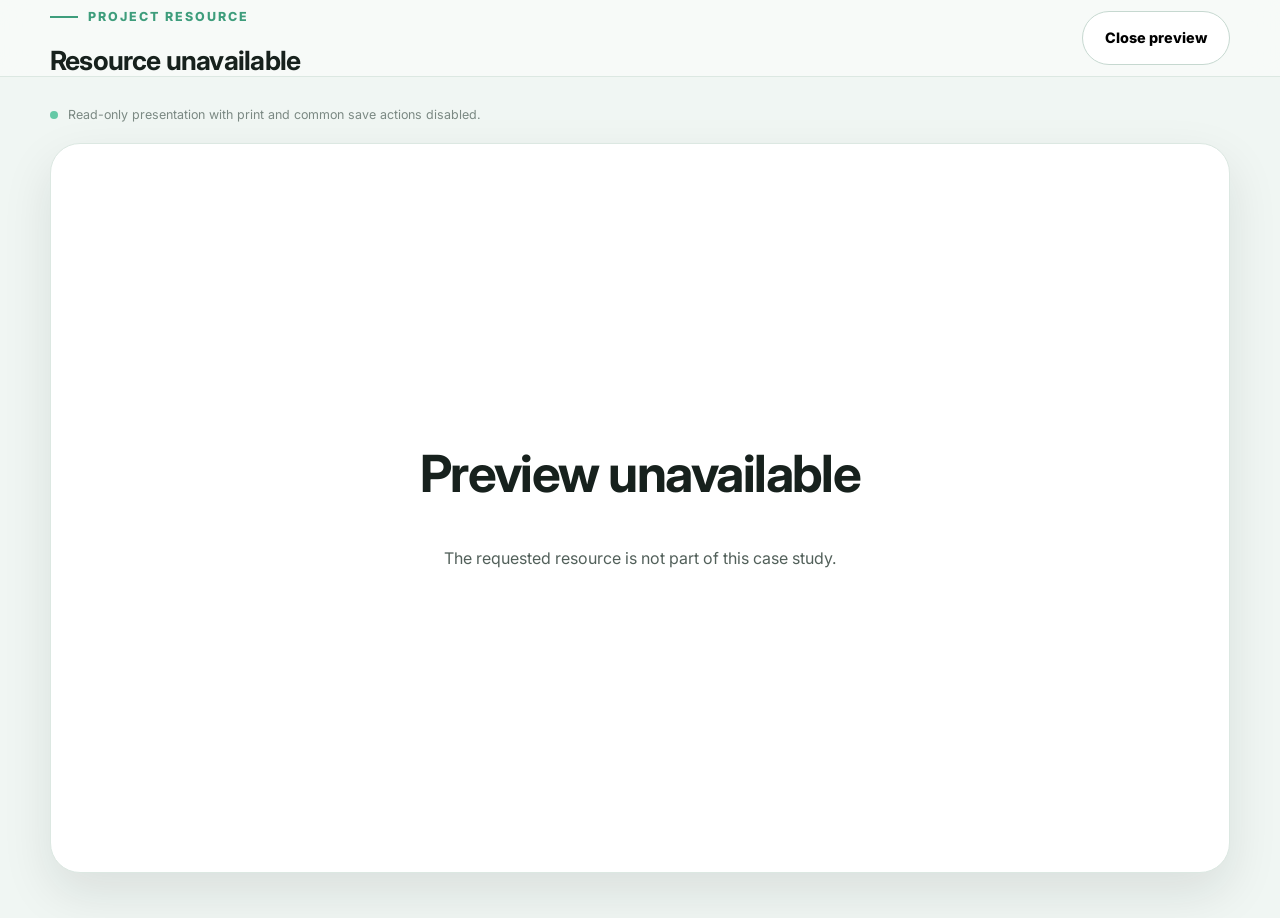
<file: document-viewer.html>
<!DOCTYPE html>
<html lang="en">
<head>
    <meta charset="UTF-8">
    <meta name="viewport" content="width=device-width, initial-scale=1.0">
    <meta name="robots" content="noindex, nofollow, noarchive">
    <meta name="theme-color" content="#A2FADA">
    <title>Winston Engamba | Project Resource</title>

    <link rel="icon" type="image/svg+xml" href="assets/icon/favicon.svg">
    <link rel="alternate icon" type="image/png" href="assets/icon/favicon-32.png">
    <link rel="apple-touch-icon" href="assets/icon/apple-touch-icon.png">
    <link rel="stylesheet" href="css/main.css">
    <link rel="stylesheet" href="css/cases.css">
    <link rel="preconnect" href="https://fonts.googleapis.com">
    <link rel="preconnect" href="https://fonts.gstatic.com" crossorigin>
    <link href="https://fonts.googleapis.com/css2?family=Inter:wght@400;500;600;700;800;900&display=swap" rel="stylesheet">
</head>
<body class="viewer-page">
    <header class="viewer-header">
        <div class="container viewer-header-inner">
            <div>
                <span class="section-label">Project resource</span>
                <h1 class="viewer-heading" data-viewer-title>Loading preview…</h1>
            </div>
            <button type="button" class="button button-secondary" data-close-viewer>Close preview</button>
        </div>
    </header>

    <main class="viewer-main">
        <div class="container">
            <p class="viewer-notice">Read-only presentation with print and common save actions disabled.</p>
            <div class="viewer-frame" data-viewer-frame aria-live="polite"></div>
        </div>
    </main>

    <div class="capture-shield" aria-hidden="true">
        <p>This preview is hidden while the page is inactive.</p>
    </div>

    <script src="js/document-viewer.js" defer></script>
</body>
</html>
</file>
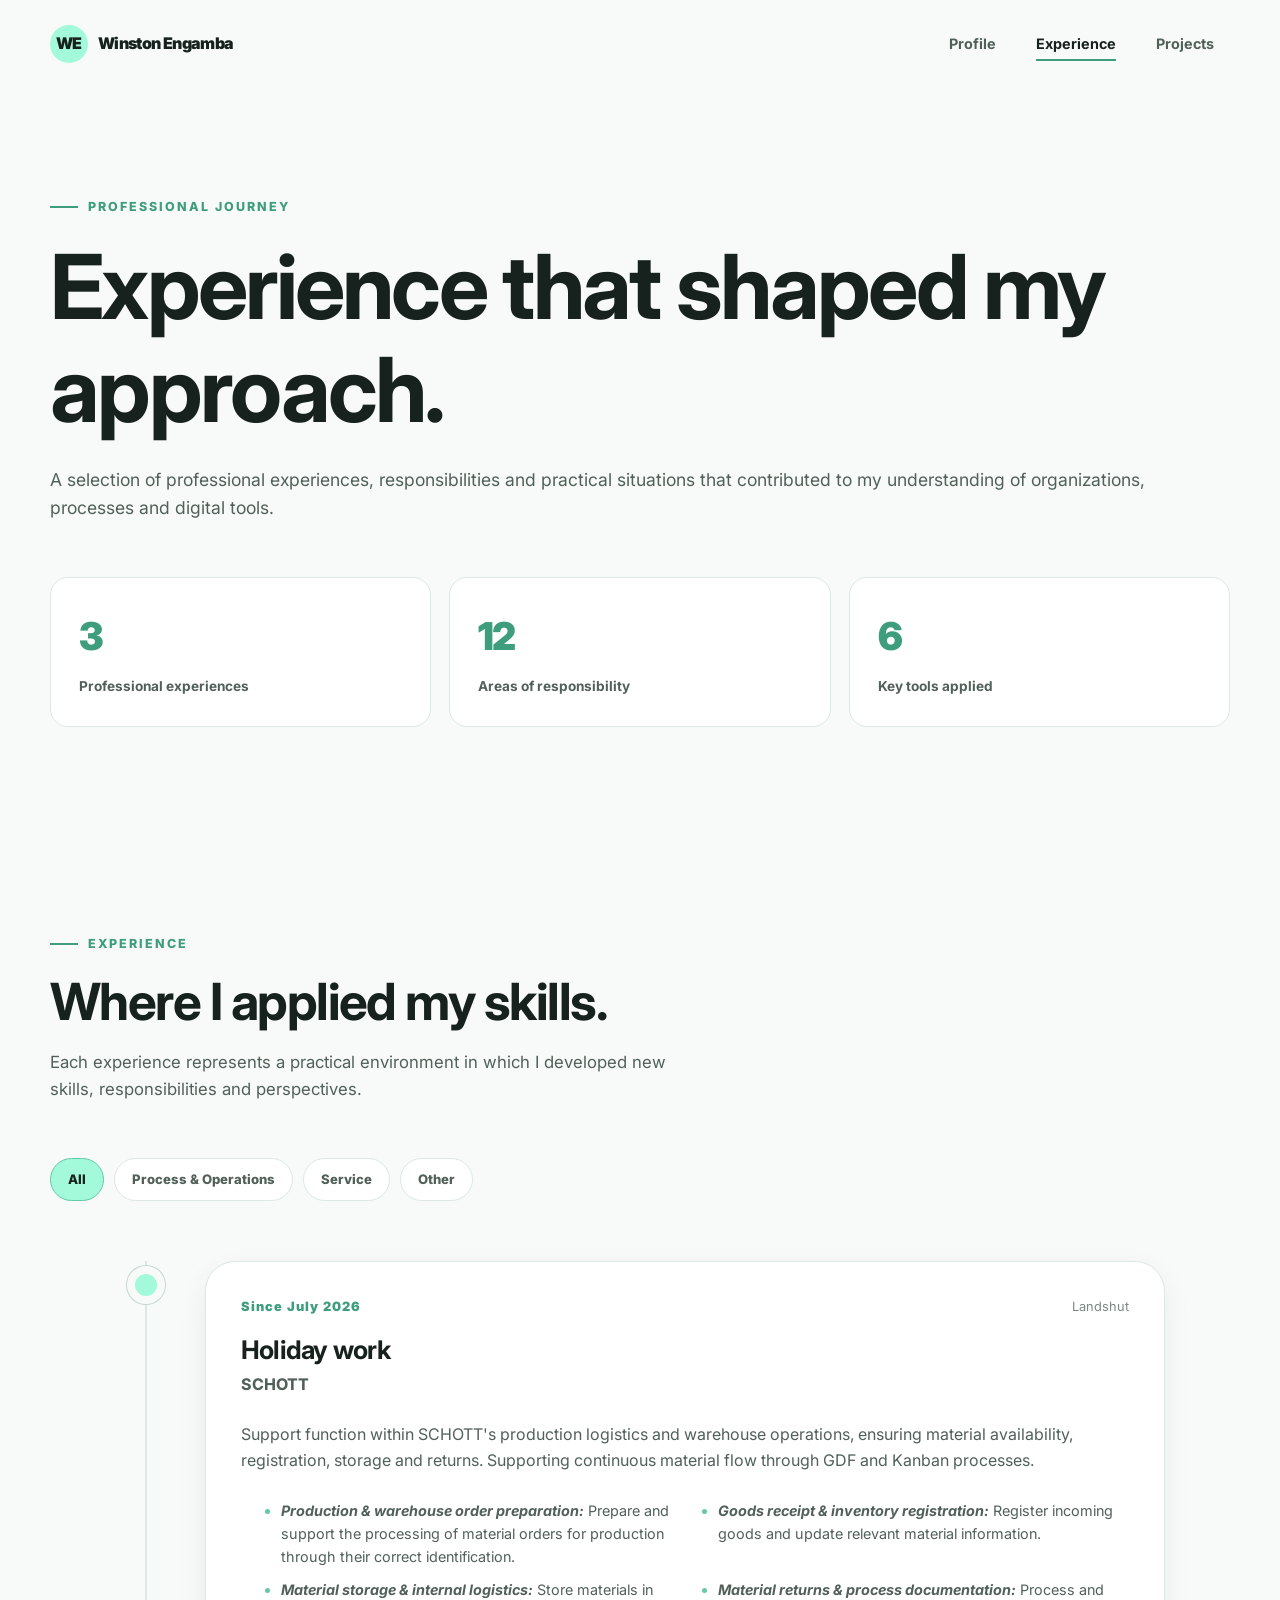
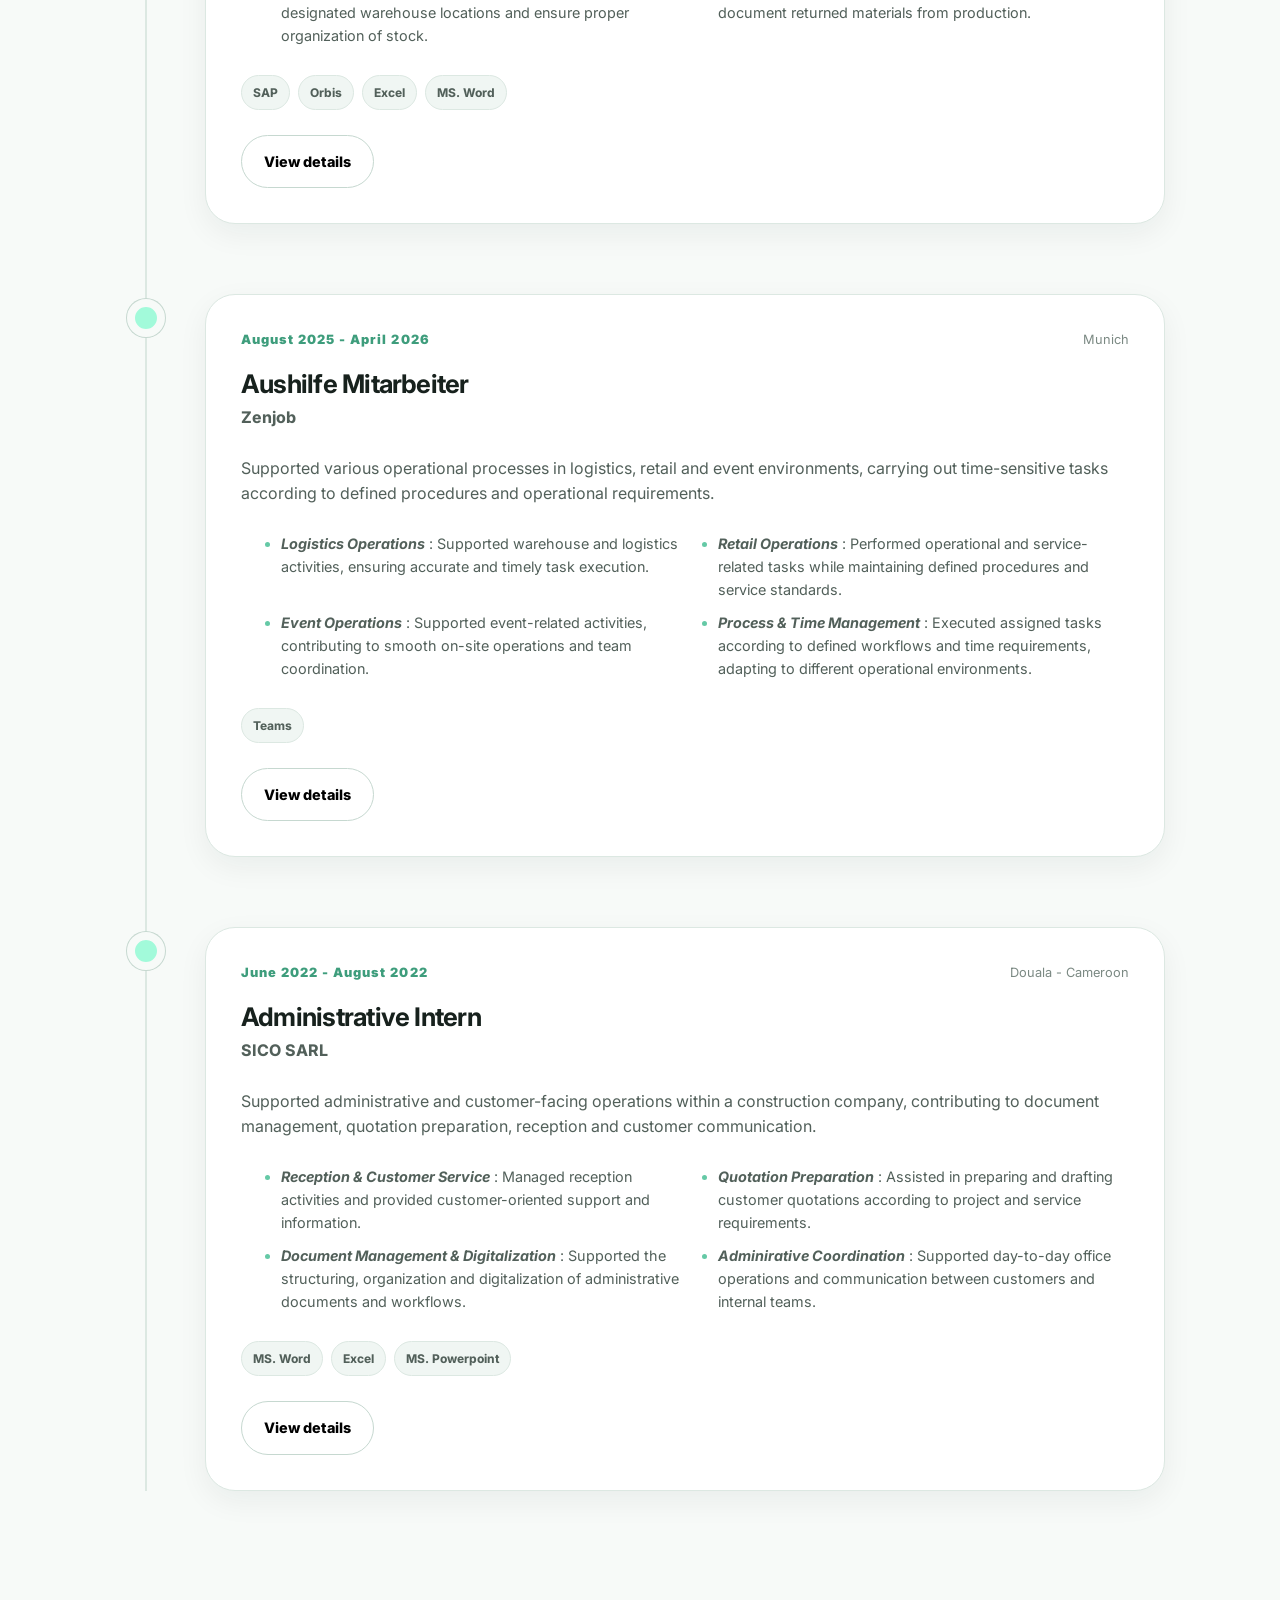
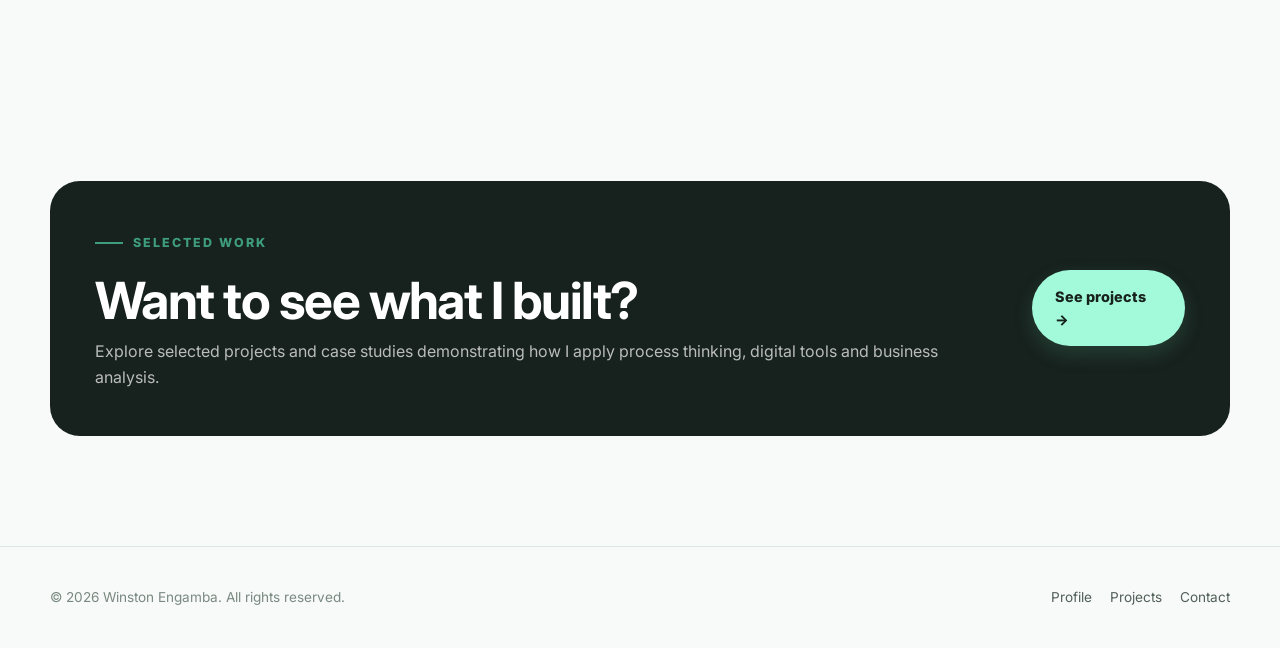
<file: experiences.html>
<!DOCTYPE html>

<html lang="en">

<head>

<meta charset="UTF-8">

<meta
    name="viewport"
    content="width=device-width, initial-scale=1.0"
>

<meta
    name="description"
    content="Professional experience of Winston Engamba — Digitalization, Process Optimization and Management."
>

<meta
    name="author"
    content="Winston Engamba"
>

<title>
    Winston Engamba | Experience
</title>

<link rel="icon" type="image/svg+xml" href="assets/icon/favicon.svg">
<link rel="alternate icon" type="image/png" href="assets/icon/favicon-32.png">
<link rel="apple-touch-icon" href="assets/icon/apple-touch-icon.png">
<meta name="theme-color" content="#A2FADA">

<!-- Global styles -->
<link
    rel="stylesheet"
    href="css/main.css"
>

<!-- Page styles -->
<link
    rel="stylesheet"
    href="css/experiences.css"
>

<!-- Font -->
<link
    rel="preconnect"
    href="https://fonts.googleapis.com"
>

<link
    rel="preconnect"
    href="https://fonts.gstatic.com"
    crossorigin
>

<link
    href="https://fonts.googleapis.com/css2?family=Inter:wght@400;500;600;700;800;900&display=swap"
    rel="stylesheet"
>

</head>

<body>

<!-- =========================================================
     HEADER
========================================================= -->

<header class="site-header">

<div class="header-container">

    <a
        href="index.html"
        class="site-logo"
        aria-label="Winston Engamba - Home"
    >

        <span class="logo-mark">
            WE
        </span>

        <span>
            Winston Engamba
        </span>

    </a>


    <nav
        class="main-navigation"
        aria-label="Main navigation"
    >

        <a href="index.html">
            Profile
        </a>

        <a
            href="experiences.html"
            class="active"
        >
            Experience
        </a>

        <a href="projects.html">
            Projects
        </a>

    </nav>

</div>

</header>

<main>

<!-- =========================================================
     HERO
========================================================= -->

<section class="experience-hero">

<div class="container">

    <div
        class="experience-hero-content reveal"
    >

        <span class="section-label">
            Professional Journey
        </span>

        <h1 class="experience-hero-title">

            Experience that
            shaped my approach.

        </h1>

        <p class="experience-hero-description">

            A selection of professional experiences,
            responsibilities and practical situations
            that contributed to my understanding of
            organizations, processes and digital tools.

        </p>

    </div>


    <!-- =================================================
         SUMMARY
    ================================================== -->

    <div class="experience-summary">


        <div
            class="summary-card reveal"
        >

            <span
                class="summary-value"
                data-summary="experiences"
            >
                0
            </span>

            <span class="summary-label">
                Professional experiences
            </span>

        </div>


        <div
            class="summary-card reveal"
        >

            <span
                class="summary-value"
                data-summary="responsibilities"
            >
                0
            </span>

            <span class="summary-label">
                Areas of responsibility
            </span>

        </div>


        <div
            class="summary-card reveal"
        >

            <span
                class="summary-value"
                data-summary="tools"
            >
                0
            </span>

            <span class="summary-label">
                Key tools applied
            </span>

        </div>


    </div>

</div>

</section>

<!-- =========================================================
     EXPERIENCE
========================================================= -->

<section class="section">

<div class="container">


    <div class="section-header reveal">

        <span class="section-label">
            Experience
        </span>

        <h2 class="section-title">
            Where I applied my skills.
        </h2>

        <p class="section-description">

            Each experience represents a practical
            environment in which I developed new
            skills, responsibilities and perspectives.

        </p>

    </div>



    <!-- =================================================
         FILTERS
    ================================================== -->

    <div
        class="experience-filters reveal"
        aria-label="Experience filters"
    >

        <button
            type="button"
            class="experience-filter active"
            data-experience-filter="all"
        >
            All
        </button>

        <button
            type="button"
            class="experience-filter"
            data-experience-filter="process"
        >
            Process & Operations
        </button>

        <button
            type="button"
            class="experience-filter"
            data-experience-filter="service"
        >
            Service
        </button>

        <button
            type="button"
            class="experience-filter"
            data-experience-filter="other"
        >
            Other
        </button>

    </div>



    <!-- =================================================
         TIMELINE
    ================================================== -->

    <div class="experience-timeline">


        <!-- =================================================
             EXPERIENCE 01
        ================================================== -->

        <article
            class="experience-item reveal"
            data-experience-category="process"
        >

            <div class="experience-node"></div>


            <div class="experience-card">


                <div class="experience-meta">

                    <span class="experience-period">
                        Since July 2026
                    </span>

                    <span class="experience-location">
                        Landshut
                    </span>

                </div>


                <h3 class="experience-position">

                    Holiday work

                </h3>


                <div class="experience-company">

                    SCHOTT

                </div>


                <p class="experience-description">

                Support function within SCHOTT's production 
                logistics and warehouse operations, ensuring 
                material availability, registration, storage and returns. 
                Supporting continuous material flow through GDF and Kanban 
                processes.

                </p>


                <ul class="experience-responsibilities">

                    <li>
        <strong><em>Production & warehouse order preparation:</em></strong>
        Prepare and support the processing of material
        orders for production through their correct identification.
    </li>

    <li>
        <strong><em>Goods receipt & inventory registration:</em></strong>
        Register incoming goods and update relevant material
        information.
    </li>

    <li>
        <strong><em>Material storage & internal logistics:</em></strong>
        Store materials in designated warehouse locations
        and ensure proper organization of stock.
    </li>

    <li>
        <strong><em>Material returns & process documentation:</em></strong>
        Process and document returned materials from production.
    </li>

                </ul>


                <div class="experience-tools">

                    <span>
                        SAP
                    </span>

                    <span>
                        Orbis
                    </span>

                    <span>
                        Excel
                    </span>

                    <span>
                        MS. Word
                    </span>

                </div>


                <div class="experience-details">

                    <p>
                        
                    Logistics • Retail • Operational processes • Time 
                    management • Team coordination • Process adherence

                    </p>

                </div>


                <button
                    type="button"
                    class="button button-secondary"
                    data-experience-toggle
                    aria-expanded="false"
                    style="margin-top:25px;"
                >
                    View details
                </button>


            </div>

        </article>



        <!-- =================================================
             EXPERIENCE 02
        ================================================== -->

        <article
            class="experience-item reveal"
            data-experience-category="service"
        >

            <div class="experience-node"></div>


            <div class="experience-card">

                <div class="experience-meta">

                    <span class="experience-period">
                        August 2025 -  April 2026
                    </span>

                    <span class="experience-location">
                        Munich
                    </span>

                </div>


                <h3 class="experience-position">

                    Aushilfe Mitarbeiter 

                </h3>


                <div class="experience-company">

                    Zenjob

                </div>


                <p class="experience-description">

                    Supported various operational processes in logistics, 
                    retail and event environments, carrying out time-sensitive 
                    tasks according to defined procedures and 
                    operational requirements.

                </p>


                <ul class="experience-responsibilities">

                    <li>
                        
                    <strong><em>Logistics Operations</em></strong> : Supported 
                    warehouse and logistics activities, ensuring accurate and 
                    timely task execution.
                    </li>

                    <li>
                    <strong><em>Retail Operations</em></strong> : Performed 
                    operational and service-related tasks while maintaining 
                    defined procedures and service standards.
                    </li>

                    <li>
                    <strong><em>Event Operations</em></strong> : Supported 
                    event-related activities, contributing to smooth 
                    on-site operations and team coordination.
                    </li>

                    <li>
                    <strong><em>Process & Time Management</em></strong> : Executed 
                    assigned tasks according to defined workflows and time 
                    requirements, adapting to different operational environments.
                    </li>

                </ul>


                <div class="experience-tools">

                    <span>
                        Teams
                    </span>


                </div>


                <div class="experience-details">

                    <p>
                Logistics & service operations • Retail & event support • Time-sensitive 
                task execution • Customer care • Process 
                adherence • Team coordination • Operational flexibility
                    </p>

                </div>


                <button
                    type="button"
                    class="button button-secondary"
                    data-experience-toggle
                    aria-expanded="false"
                    style="margin-top:25px;"
                >
                    View details
                </button>

            </div>

        </article>



        <!-- =================================================
             EXPERIENCE 03
        ================================================== -->

        <article
            class="experience-item reveal"
            data-experience-category="other"
        >

            <div class="experience-node"></div>


            <div class="experience-card">

                <div class="experience-meta">

                    <span class="experience-period">
                        June 2022 - August 2022
                    </span>

                    <span class="experience-location">
                        Douala - Cameroon
                    </span>

                </div>


                <h3 class="experience-position">

                    Administrative Intern

                </h3>


                <div class="experience-company">

                    SICO SARL

                </div>


                <p class="experience-description">

                    Supported administrative and customer-facing 
                    operations within a construction company, contributing 
                    to document management, quotation preparation, 
                    reception and customer communication.

                </p>


                <ul class="experience-responsibilities">

                    <li>
           <strong><em>Reception & Customer Service</em></strong> : Managed 
           reception activities and provided customer-oriented support and information.
                    </li>

                    <li>
            <strong><em>Quotation Preparation</em></strong> : Assisted in preparing 
            and drafting customer quotations according to project and service 
            requirements.
                    </li>

                    <li>
            <strong><em>Document Management & Digitalization</em></strong> : Supported 
            the structuring, organization and digitalization of 
            administrative documents and workflows.
                    </li>

                    <li>
            <strong><em>Adminirative Coordination</em></strong> : Supported day-to-day 
            office operations and communication between customers and internal teams.
                    </li>

                </ul>


                <div class="experience-tools">

                    <span>
                        MS. Word
                    </span>

                    <span>
                        Excel
                    </span>

                    <span>
                        MS. Powerpoint
                    </span>

                </div>


                <div class="experience-details">

                    <p>
            Administration • Customer Service • Quotation 
            Management • Document Digitalization • Office 
            Organization • Customer Communication

                    </p>

                </div>


                <button
                    type="button"
                    class="button button-secondary"
                    data-experience-toggle
                    aria-expanded="false"
                    style="margin-top:25px;"
                >
                    View details
                </button>

            </div>

        </article>


    </div>

</div>

</section>

<!-- =========================================================
     CTA
========================================================= -->

<section class="section">

<div class="container">

    <div class="experience-cta reveal">

        <div>

            <span class="section-label">
                Selected Work
            </span>

            <h2>
                Want to see what I built?
            </h2>

            <p>

                Explore selected projects and case
                studies demonstrating how I apply
                process thinking, digital tools and
                business analysis.

            </p>

        </div>


        <a
            href="projects.html"
            class="button button-primary"
        >
            See projects →
        </a>

    </div>

</div>

</section>

</main>

<!-- =========================================================
     FOOTER
========================================================= -->

<footer class="site-footer">

<div class="container footer-container">

    <p class="footer-copy">

        ©
        <span data-current-year>
            2026
        </span>
        Winston Engamba.
        All rights reserved.

    </p>


    <div class="footer-links">

        <a href="index.html">
            Profile
        </a>

        <a href="projects.html">
            Projects
        </a>

        <a href="index.html#contact">
            Contact
        </a>

    </div>

</div>

</footer>

<!-- =========================================================
     JAVASCRIPT
========================================================= -->

<script
    src="js/main.js"
    defer
></script>

<script
    src="js/animations.js"
    defer
></script>

<script
    src="js/experiences.js"
    defer
></script>

</body>

</html>
</file>
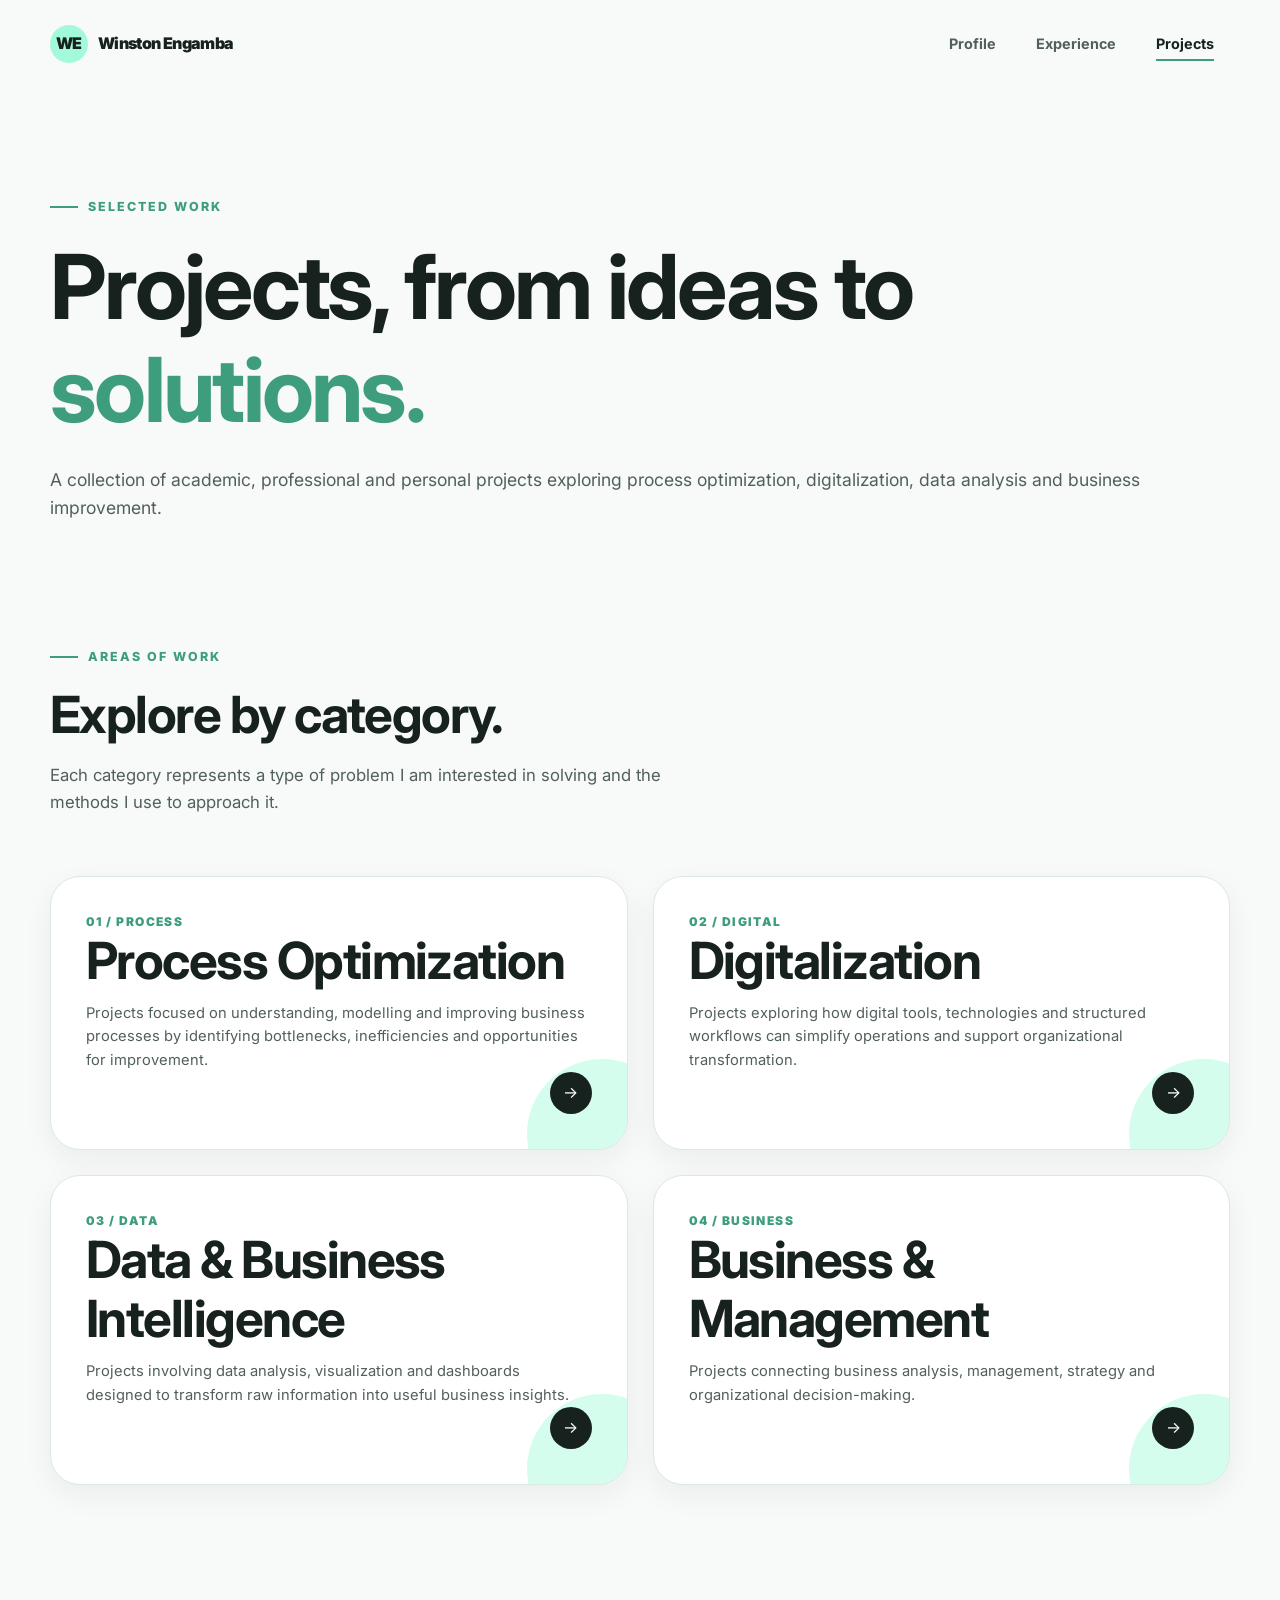
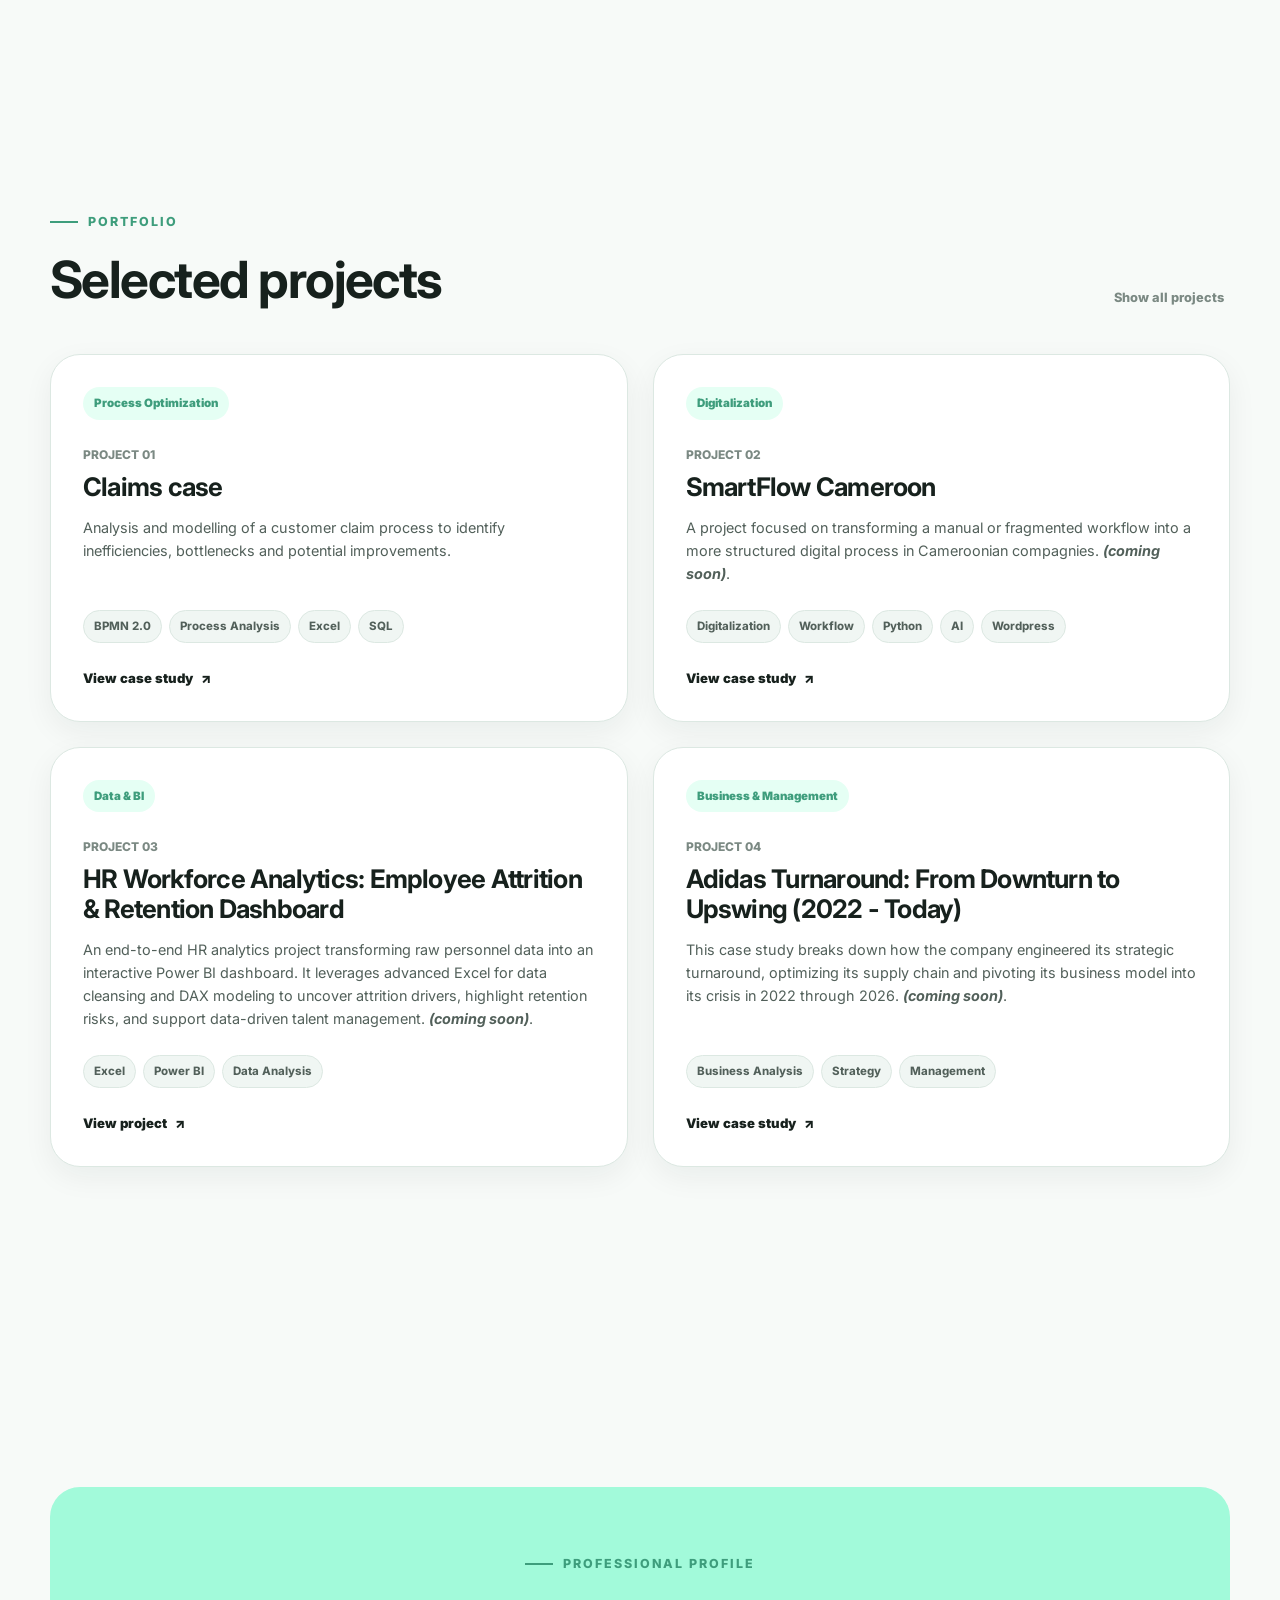
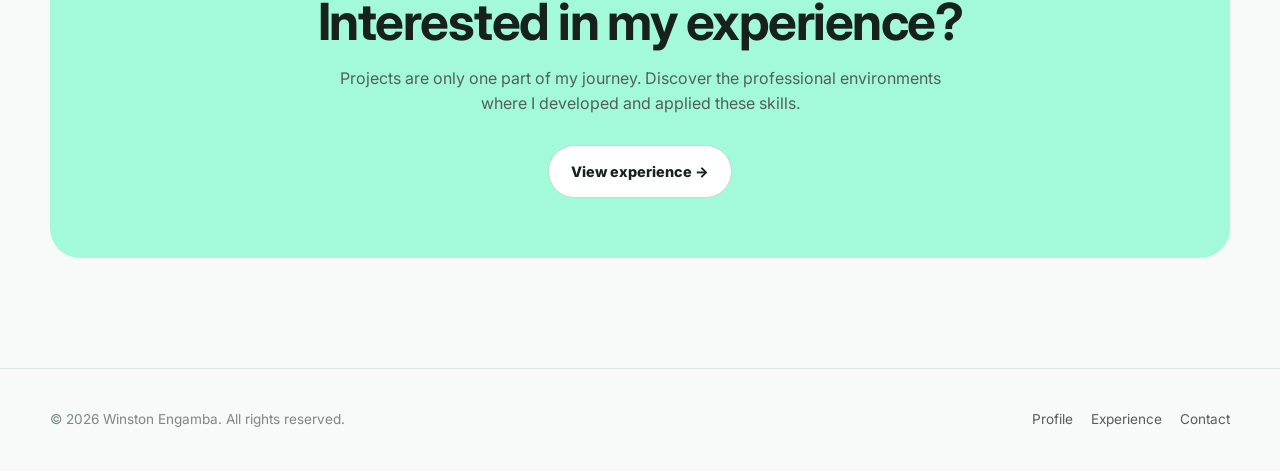
<file: projects.html>
<!DOCTYPE html>

<html lang="en">

<head>

<meta charset="UTF-8">

<meta
    name="viewport"
    content="width=device-width, initial-scale=1.0"
>

<meta
    name="description"
    content="Selected projects by Winston Engamba — Process Optimization, Digitalization, Data & Business Intelligence."
>

<meta
    name="author"
    content="Winston Engamba"
>

<title>
    Winston Engamba | Projects
</title>


<link rel="icon" type="image/svg+xml" href="assets/icon/favicon.svg">
<link rel="alternate icon" type="image/png" href="assets/icon/favicon-32.png">
<link rel="apple-touch-icon" href="assets/icon/apple-touch-icon.png">
<meta name="theme-color" content="#A2FADA">


<!-- Global styles -->

<link
    rel="stylesheet"
    href="css/main.css"
>


<!-- Page styles -->

<link
    rel="stylesheet"
    href="css/projects.css"
>


<!-- Font -->

<link
    rel="preconnect"
    href="https://fonts.googleapis.com"
>

<link
    rel="preconnect"
    href="https://fonts.gstatic.com"
    crossorigin
>

<link
    href="https://fonts.googleapis.com/css2?family=Inter:wght@400;500;600;700;800;900&display=swap"
    rel="stylesheet"
>

</head>

<body>

<!-- =========================================================
     HEADER
========================================================= -->

<header class="site-header">

<div class="header-container">


    <a
        href="index.html"
        class="site-logo"
        aria-label="Winston Engamba - Home"
    >

        <span class="logo-mark">
            WE
        </span>

        <span>
            Winston Engamba
        </span>

    </a>


    <nav
        class="main-navigation"
        aria-label="Main navigation"
    >

        <a href="index.html">
            Profile
        </a>

        <a href="experiences.html">
            Experience
        </a>

        <a
            href="projects.html"
            class="active"
        >
            Projects
        </a>

    </nav>


</div>

</header>

<main>

<!-- =========================================================
     HERO
========================================================= -->

<section class="projects-hero">

<div class="container">

    <div
        class="projects-hero-content reveal"
    >

        <span class="section-label">
            Selected Work
        </span>


        <h1 class="projects-hero-title">

            Projects,
            from ideas to
            <span class="text-primary">
                solutions.
            </span>

        </h1>


        <p class="projects-hero-description">

            A collection of academic, professional
            and personal projects exploring process
            optimization, digitalization, data analysis
            and business improvement.

        </p>

    </div>

</div>

</section>

<!-- =========================================================
     PROJECT CATEGORIES
========================================================= -->

<section class="section projects-categories-section">

<div class="container">


    <div class="section-header reveal">

        <span class="section-label">
            Areas of Work
        </span>


        <h2 class="section-title">

            Explore by category.

        </h2>


        <p class="section-description">

            Each category represents a type of problem
            I am interested in solving and the methods
            I use to approach it.

        </p>

    </div>



    <div class="project-categories">


        <!-- =================================================
             CATEGORY 01
        ================================================== -->

        <article
            class="category-bubble reveal"
            data-project-category="process"
            tabindex="0"
            role="button"
            aria-label="Show Process Optimization projects"
        >

            <span class="category-number">
                01 / PROCESS
            </span>


            <div class="category-content">

                <h2 class="category-title">
                    Process Optimization
                </h2>


                <p class="category-description">

                    Projects focused on understanding,
                    modelling and improving business
                    processes by identifying bottlenecks,
                    inefficiencies and opportunities
                    for improvement.

                </p>

            </div>


            <span class="category-arrow">
                →
            </span>

        </article>



        <!-- =================================================
             CATEGORY 02
        ================================================== -->

        <article
            class="category-bubble reveal"
            data-project-category="digitalization"
            tabindex="0"
            role="button"
            aria-label="Show Digitalization projects"
        >

            <span class="category-number">
                02 / DIGITAL
            </span>


            <div class="category-content">

                <h2 class="category-title">
                    Digitalization
                </h2>


                <p class="category-description">

                    Projects exploring how digital tools,
                    technologies and structured workflows
                    can simplify operations and support
                    organizational transformation.

                </p>

            </div>


            <span class="category-arrow">
                →
            </span>

        </article>



        <!-- =================================================
             CATEGORY 03
        ================================================== -->

        <article
            class="category-bubble reveal"
            data-project-category="data"
            tabindex="0"
            role="button"
            aria-label="Show Data and Business Intelligence projects"
        >

            <span class="category-number">
                03 / DATA
            </span>


            <div class="category-content">

                <h2 class="category-title">
                    Data & Business Intelligence
                </h2>


                <p class="category-description">

                    Projects involving data analysis,
                    visualization and dashboards designed
                    to transform raw information into
                    useful business insights.

                </p>

            </div>


            <span class="category-arrow">
                →
            </span>

        </article>



        <!-- =================================================
             CATEGORY 04
        ================================================== -->

        <article
            class="category-bubble reveal"
            data-project-category="business"
            tabindex="0"
            role="button"
            aria-label="Show Business and Management projects"
        >

            <span class="category-number">
                04 / BUSINESS
            </span>


            <div class="category-content">

                <h2 class="category-title">
                    Business & Management
                </h2>


                <p class="category-description">

                    Projects connecting business analysis,
                    management, strategy and organizational
                    decision-making.

                </p>

            </div>


            <span class="category-arrow">
                →
            </span>

        </article>


    </div>

</div>

</section>

<!-- =========================================================
     PROJECT LIST
========================================================= -->

<section
    class="section project-list"
    id="project-list"
>

<div class="container">


    <div class="project-list-header reveal">

        <div>

            <span class="section-label">
                Portfolio
            </span>

            <h2 class="project-list-title">
                Selected projects
            </h2>

        </div>


        <button
            type="button"
            class="project-reset"
            data-project-reset
        >
            Show all projects
        </button>

    </div>



    <div class="projects-grid">


        <!-- =================================================
             PROJECT 01
        ================================================== -->

        <article
            class="project-card reveal"
            data-project-type="process"
            data-tilt
        >

            <span class="project-category-label">
                Process Optimization
            </span>


            <span class="project-number">
                PROJECT 01
            </span>


            <h3 class="project-title">
                Claims case
            </h3>


            <p class="project-description">

                Analysis and modelling of a customer claim
                process to identify inefficiencies,
                bottlenecks and potential improvements.

            </p>


            <div class="project-tags">

                <span>BPMN 2.0</span>

                <span>Process Analysis</span>

                <span>Excel</span>

                <span>SQL</span>

            </div>


            <a
                href="claims-case-study.html"
                class="project-link"
            >
                View case study
            </a>


            <div class="project-details">

                <div class="project-detail-grid">

                    <div class="project-detail-item">

                        <h4>
                            Challenge
                        </h4>

                        <p>
                            [Describe the initial problem.]
                        </p>

                    </div>


                    <div class="project-detail-item">

                        <h4>
                            Approach
                        </h4>

                        <p>
                            [Describe the methodology.]
                        </p>

                    </div>


                    <div class="project-detail-item">

                        <h4>
                            Tools
                        </h4>

                        <p>
                            BPMN 2.0 · Excel · SQL
                        </p>

                    </div>


                    <div class="project-detail-item">

                        <h4>
                            Outcome
                        </h4>

                        <p>
                            [Describe the result.]
                        </p>

                    </div>

                </div>

            </div>

        </article>



        <!-- =================================================
             PROJECT 02
        ================================================== -->

        <article
            class="project-card reveal"
            data-project-type="digitalization"
            data-tilt
        >

            <span class="project-category-label">
                Digitalization
            </span>


            <span class="project-number">
                PROJECT 02
            </span>


            <h3 class="project-title">
                SmartFlow Cameroon
            </h3>


            <p class="project-description">
                
                A project focused on transforming a
                manual or fragmented workflow into a
                more structured digital process in Cameroonian compagnies. <strong><em>(coming soon)</em></strong>.

            </p>


            <div class="project-tags">

                <span>
                    Digitalization
                </span>

                <span>
                    Workflow
                </span>

                <span>
                    Python
                </span>
                <span>
                    AI
                </span>
<span>
                    Wordpress
                </span>


            </div>


            <a
                href="#"
                class="project-link"
            >
                View case study
            </a>


            <div class="project-details">

                <div class="project-detail-grid">

                    <div class="project-detail-item">

                        <h4>
                            Challenge
                        </h4>

                        <p>
                            [Describe the problem.]
                        </p>

                    </div>


                    <div class="project-detail-item">

                        <h4>
                            Solution
                        </h4>

                        <p>
                            [Describe the proposed solution.]
                        </p>

                    </div>


                    <div class="project-detail-item">

                        <h4>
                            Tools
                        </h4>

                        <p>
                            [Tools]
                        </p>

                    </div>


                    <div class="project-detail-item">

                        <h4>
                            Outcome
                        </h4>

                        <p>
                            [Describe the outcome.]
                        </p>

                    </div>

                </div>

            </div>

        </article>



        <!-- =================================================
             PROJECT 03
        ================================================== -->

        <article
            class="project-card reveal"
            data-project-type="data"
            data-tilt
        >

            <span class="project-category-label">
                Data & BI
            </span>


            <span class="project-number">
                PROJECT 03
            </span>


            <h3 class="project-title">
                HR Workforce Analytics: Employee Attrition & Retention Dashboard
            </h3>


            <p class="project-description">
                
                An end-to-end HR analytics project 
                transforming raw personnel data into an 
                interactive Power BI dashboard. It leverages 
                advanced Excel for data cleansing and DAX modeling 
                to uncover attrition drivers, highlight retention risks, 
                and support data-driven talent management. <strong><em>(coming soon)</em></strong>.

            </p>


            <div class="project-tags">

                <span>
                    Excel
                </span>

                <span>
                    Power BI
                </span>

                <span>
                    Data Analysis
                </span>

            </div>


            <a
                href="#"
                class="project-link"
            >
                View project
            </a>


            <div class="project-details">

                <div class="project-detail-grid">

                    <div class="project-detail-item">

                        <h4>
                            Dataset
                        </h4>

                        <p>
                            [Dataset description]
                        </p>

                    </div>


                    <div class="project-detail-item">

                        <h4>
                            Analysis
                        </h4>

                        <p>
                            [Analysis performed]
                        </p>

                    </div>


                    <div class="project-detail-item">

                        <h4>
                            Visualization
                        </h4>

                        <p>
                            [Dashboard / charts]
                        </p>

                    </div>


                    <div class="project-detail-item">

                        <h4>
                            Insight
                        </h4>

                        <p>
                            [Key insight]
                        </p>

                    </div>

                </div>

            </div>

        </article>



        <!-- =================================================
             PROJECT 04
        ================================================== -->

        <article
            class="project-card reveal"
            data-project-type="business"
            data-tilt
        >

            <span class="project-category-label">
                Business & Management
            </span>


            <span class="project-number">
                PROJECT 04
            </span>


            <h3 class="project-title">
                Adidas Turnaround: From Downturn to Upswing (2022 - Today)
            </h3>


            <p class="project-description">
               
                This case study 
                breaks down how the company engineered its 
                strategic turnaround, optimizing its supply 
                chain and pivoting its business model into its crisis in 2022 through 2026. <strong><em>(coming soon)</em></strong>.

            </p>


            <div class="project-tags">

                <span>
                    Business Analysis
                </span>

                <span>
                    Strategy
                </span>

                <span>
                    Management
                </span>

            </div>


            <a
                href="#"
                class="project-link"
            >
                View case study
            </a>


            <div class="project-details">

                <div class="project-detail-grid">

                    <div class="project-detail-item">

                        <h4>
                            Context
                        </h4>

                        <p>
                            [Project context]
                        </p>

                    </div>


                    <div class="project-detail-item">

                        <h4>
                            Objective
                        </h4>

                        <p>
                            [Project objective]
                        </p>

                    </div>


                    <div class="project-detail-item">

                        <h4>
                            Method
                        </h4>

                        <p>
                            [Method used]
                        </p>

                    </div>


                    <div class="project-detail-item">

                        <h4>
                            Result
                        </h4>

                        <p>
                            [Project result]
                        </p>

                    </div>

                </div>

            </div>

        </article>


    </div>

</div>

</section>

<!-- =========================================================
     CTA
========================================================= -->

<section class="section">

<div class="container">

    <div class="projects-cta reveal">

        <span class="section-label">
            Professional Profile
        </span>


        <h2>
            Interested in my experience?
        </h2>


        <p>

            Projects are only one part of my journey.
            Discover the professional environments
            where I developed and applied these skills.

        </p>


        <a
            href="experiences.html"
            class="button button-secondary"
        >
            View experience
            →
        </a>

    </div>

</div>

</section>

</main>

<!-- =========================================================
     FOOTER
========================================================= -->

<footer class="site-footer">

<div class="container footer-container">

    <p class="footer-copy">

        ©
        <span data-current-year>
            2026
        </span>
        Winston Engamba.
        All rights reserved.

    </p>


    <div class="footer-links">

        <a href="index.html">
            Profile
        </a>

        <a href="experiences.html">
            Experience
        </a>

        <a href="index.html#contact">
            Contact
        </a>

    </div>

</div>

</footer>

<!-- =========================================================
     JAVASCRIPT
========================================================= -->

<script
    src="js/main.js"
    defer
></script>

<script
    src="js/animations.js"
    defer
></script>

<script
    src="js/projects.js"
    defer
></script>

</body>

</html>
</file>
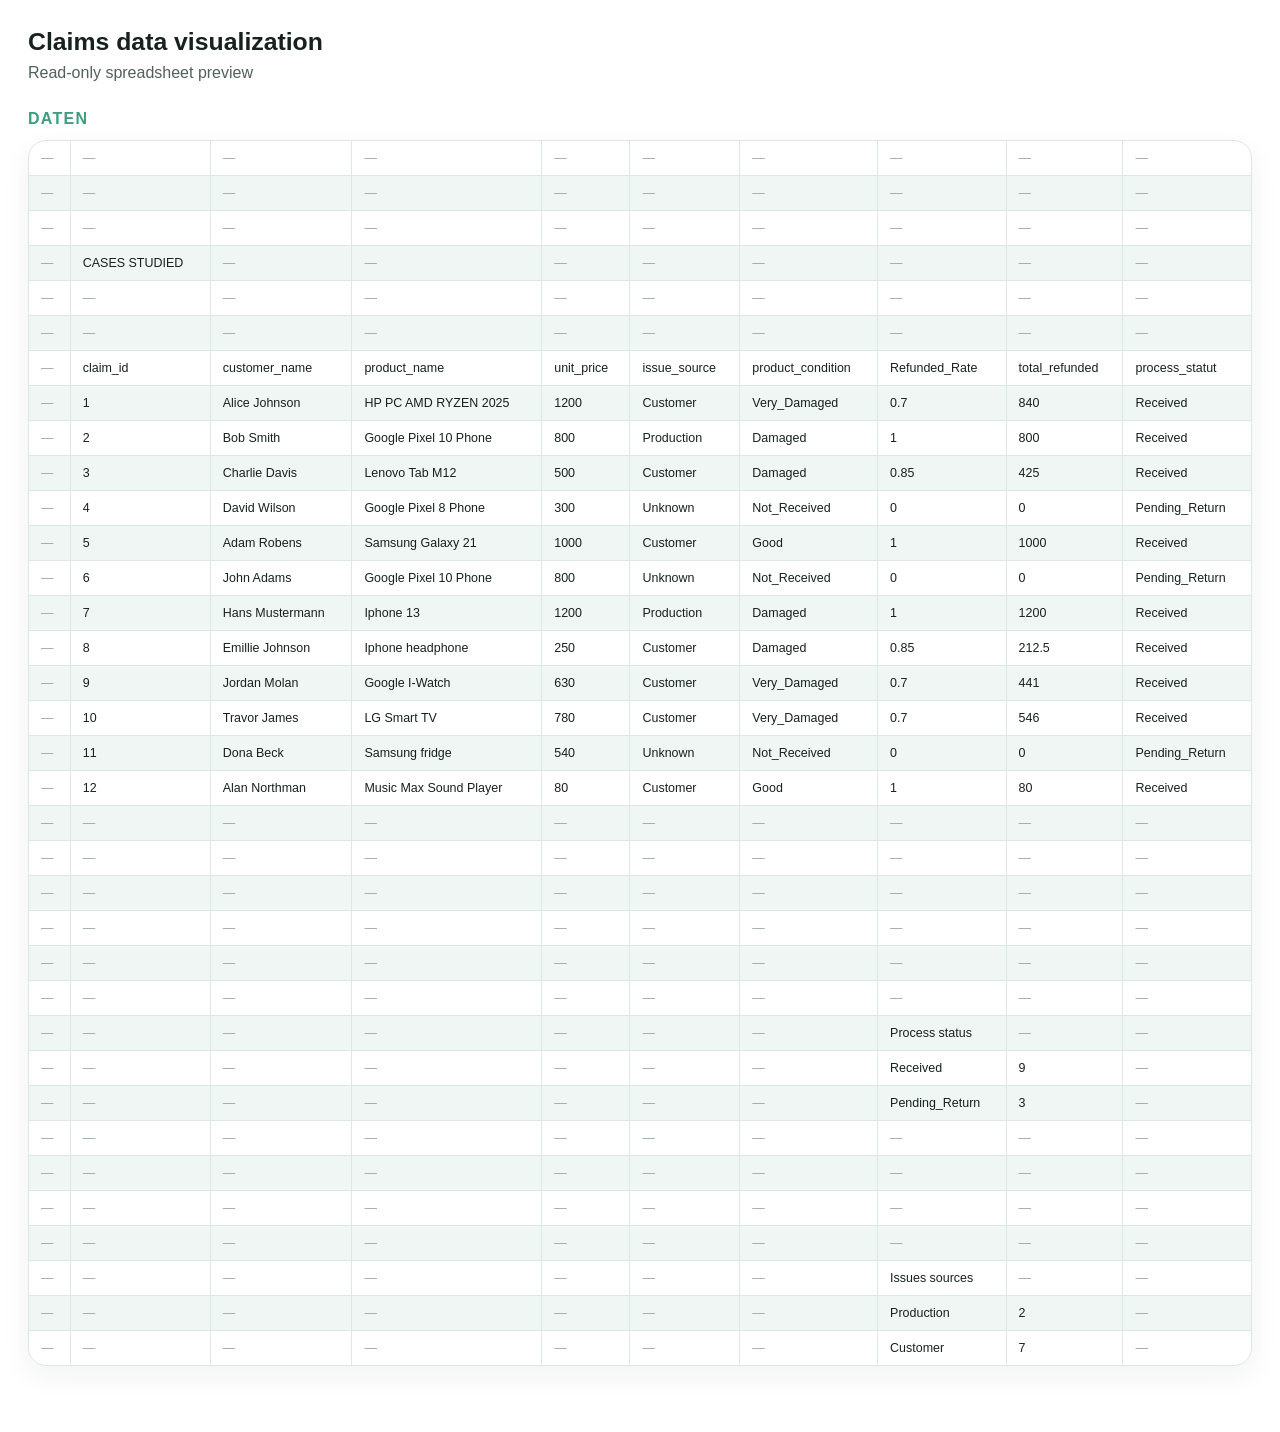
<file: assets/previews/excel-visualisation.html>
<!DOCTYPE html>
<html lang="en"><head><meta charset="UTF-8"><meta name="viewport" content="width=device-width,initial-scale=1">
<title>Claims data visualization</title>
<style>
:root{--mint:#A2FADA;--mint-dark:#3E9D7C;--ink:#17211D;--soft:#F0F6F3;--line:#DCE8E2;--muted:#52605A}
*{box-sizing:border-box}body{margin:0;padding:28px;background:#fff;color:var(--ink);font-family:Inter,"Segoe UI",sans-serif;user-select:none}
h1{font-size:1.55rem;margin:0 0 8px}p{color:var(--muted);margin:0 0 28px}
  .sheet{margin-bottom:38px}.sheet h2{font-size:1rem;color:var(--mint-dark);margin:0 0 12px;text-transform:uppercase;letter-spacing:.08em}
  .table-wrap{overflow:auto;border:1px solid var(--line);border-radius:18px;box-shadow:0 10px 30px rgba(23,33,29,.06)}
  table{border-collapse:collapse;min-width:100%;font-size:.78rem}td,th{padding:10px 12px;border-right:1px solid var(--line);border-bottom:1px solid var(--line);white-space:nowrap;text-align:left}tr:last-child 
  td{border-bottom:0}td:last-child,th:last-child{border-right:0}tr:nth-child(even) 
  td{background:var(--soft)}tr:hover td{background:#E5FFF4}.empty{color:#9aa7a1} @media print{body{display:none}}
</style>
</head>
  <body>
    <h1>Claims data visualization</h1>
    <p>Read-only spreadsheet preview</p>
        
    <section class="sheet">
      <h2>Daten</h2>
      <div class="table-wrap"><table>
      <tbody><tr><td class="empty">—</td>
        <td class="empty">—</td>
        <td class="empty">—</td><td class="empty">—</td><td class="empty">—</td><td class="empty">—</td><td class="empty">—</td><td class="empty">—</td><td class="empty">—</td>
        <td class="empty">—</td></tr><tr><td class="empty">—</td><td class="empty">—</td><td class="empty">—</td><td class="empty">—</td><td class="empty">—</td><td class="empty">—</td>
          <td class="empty">—</td><td class="empty">—</td><td class="empty">—</td><td class="empty">—</td></tr><tr><td class="empty">—</td><td class="empty">—</td><td class="empty">—</td>
            <td class="empty">—</td><td class="empty">—</td><td class="empty">—</td><td class="empty">—</td><td class="empty">—</td><td class="empty">—</td><td class="empty">—</td></tr><tr>
              <td class="empty">—</td><td>CASES STUDIED</td><td class="empty">—</td><td class="empty">—</td><td class="empty">—</td><td class="empty">—</td><td class="empty">—</td><td class="empty">—</td>
          <td class="empty">—</td><td class="empty">—</td></tr><tr><td class="empty">—</td><td class="empty">—</td><td class="empty">—</td><td class="empty">—</td><td class="empty">—</td>
            <td class="empty">—</td><td class="empty">—</td><td class="empty">—</td><td class="empty">—</td><td class="empty">—</td></tr><tr><td class="empty">—</td><td class="empty">—</td>
              <td class="empty">—</td><td class="empty">—</td>
          <td class="empty">—</td><td class="empty">—</td><td class="empty">—</td><td class="empty">—</td><td class="empty">—</td><td class="empty">—</td></tr><tr><td class="empty">—</td>
            <td>claim_id</td>
            <td>customer_name</td>
            <td>product_name</td>
            <td>unit_price</td>
            <td>issue_source</td>
            <td>product_condition</td>
            <td>Refunded_Rate</td>
            <td>total_refunded</td>
            <td>process_statut</td></tr>
        <tr><td class="empty">—</td><td>1</td>
            <td>Alice Johnson</td><td>HP PC AMD RYZEN 2025</td><td>1200</td><td>Customer</td><td>Very_Damaged</td><td>0.7</td><td>840</td><td>Received</td></tr><tr><td class="empty">—</td><td>2</td>
            <td>Bob Smith</td><td>Google Pixel 10 Phone</td><td>800</td><td>Production</td><td>Damaged</td><td>1</td><td>800</td><td>Received</td></tr><tr><td class="empty">—</td><td>3</td>
            <td>Charlie Davis</td><td>Lenovo Tab M12</td><td>500</td><td>Customer</td><td>Damaged</td><td>0.85</td><td>425</td><td>Received</td></tr><tr><td class="empty">—</td><td>4</td>
            <td>David Wilson</td><td>Google Pixel 8 Phone</td><td>300</td><td>Unknown</td><td>Not_Received</td><td>0</td><td>0</td><td>Pending_Return</td></tr><tr><td class="empty">—</td><td>5</td>
            <td>Adam Robens</td><td>Samsung Galaxy 21</td><td>1000</td><td>Customer</td><td>Good</td><td>1</td><td>1000</td><td>Received</td></tr><tr><td class="empty">—</td><td>6</td>
            <td>John Adams</td><td>Google Pixel 10 Phone</td><td>800</td><td>Unknown</td><td>Not_Received</td><td>0</td><td>0</td><td>Pending_Return</td></tr><tr><td class="empty">—</td><td>7</td>
            <td>Hans Mustermann</td><td>Iphone 13</td><td>1200</td><td>Production</td><td>Damaged</td><td>1</td><td>1200</td><td>Received</td></tr><tr><td class="empty">—</td><td>8</td>
            <td>Emillie Johnson</td><td>Iphone headphone</td><td>250</td><td>Customer</td><td>Damaged</td><td>0.85</td><td>212.5</td><td>Received</td></tr><tr><td class="empty">—</td><td>9</td>
            <td>Jordan Molan</td><td>Google I-Watch</td><td>630</td><td>Customer</td><td>Very_Damaged</td><td>0.7</td><td>441</td><td>Received</td></tr><tr><td class="empty">—</td><td>10</td>
            <td>Travor James</td><td>LG Smart TV</td><td>780</td><td>Customer</td><td>Very_Damaged</td><td>0.7</td><td>546</td><td>Received</td></tr><tr><td class="empty">—</td><td>11</td>
            <td>Dona Beck</td><td>Samsung fridge</td><td>540</td><td>Unknown</td><td>Not_Received</td><td>0</td><td>0</td><td>Pending_Return</td></tr>
        <tr><td class="empty">—</td><td>12</td><td>Alan Northman</td><td>Music Max Sound Player</td><td>80</td><td>Customer</td><td>Good</td><td>1</td><td>80</td><td>Received</td></tr><tr><td class="empty">—</td>
          <td class="empty">—</td><td class="empty">—</td><td class="empty">—</td><td class="empty">—</td><td class="empty">—</td><td class="empty">—</td><td class="empty">—</td>
          <td class="empty">—</td><td class="empty">—</td></tr><tr><td class="empty">—</td>
            <td class="empty">—</td><td class="empty">—</td><td class="empty">—</td><td class="empty">—</td>
            <td class="empty">—</td>
            <td class="empty">—</td><td class="empty">—</td>
            <td class="empty">—</td><td class="empty">—</td></tr><tr><td class="empty">—</td>
              <td class="empty">—</td><td class="empty">—</td><td class="empty">—</td><td class="empty">—</td>
              <td class="empty">—</td><td class="empty">—</td><td class="empty">—</td><td class="empty">—</td>
              <td class="empty">—</td></tr><tr><td class="empty">—</td>
                <td class="empty">—</td><td class="empty">—</td><td class="empty">—</td><td class="empty">—</td>
                <td class="empty">—</td><td class="empty">—</td><td class="empty">—</td><td class="empty">—</td>
                <td class="empty">—</td></tr><tr><td class="empty">—</td>
                  <td class="empty">—</td><td class="empty">—</td><td class="empty">—</td>
          <td class="empty">—</td><td class="empty">—</td><td class="empty">—</td>
                  <td class="empty">—</td><td class="empty">—</td>
                  <td class="empty">—</td></tr>
        <tr><td class="empty">—</td><td class="empty">—</td>
          <td class="empty">—</td><td class="empty">—</td>
          <td class="empty">—</td><td class="empty">—</td>
          <td class="empty">—</td><td class="empty">—</td>
          <td class="empty">—</td><td class="empty">—</td></tr>
        <tr><td class="empty">—</td><td class="empty">—</td>
          <td class="empty">—</td><td class="empty">—</td>
          <td class="empty">—</td><td class="empty">—</td>
          
          <td class="empty">—</td><td>Process status</td>
          <td class="empty">—</td><td class="empty">—</td></tr>
        <tr><td class="empty">—</td><td class="empty">—</td>
          <td class="empty">—</td><td class="empty">—</td>
          <td class="empty">—</td><td class="empty">—</td>
          
          <td class="empty">—</td><td>Received</td><td>9</td>
          <td class="empty">—</td></tr><tr><td class="empty">—</td>
          <td class="empty">—</td><td class="empty">—</td>
            <td class="empty">—</td><td class="empty">—</td>
            <td class="empty">—</td><td class="empty">—</td>
          
          <td>Pending_Return</td><td>3</td><td class="empty">—</td></tr>
          <tr><td class="empty">—</td><td class="empty">—</td>
            <td class="empty">—</td><td class="empty">—</td><td class="empty">—</td><td class="empty">—</td><td class="empty">—</td><td class="empty">—</td><td class="empty">—</td><td class="empty">—</td></tr><tr>
          <td class="empty">—</td><td class="empty">—</td><td class="empty">—</td><td class="empty">—</td><td class="empty">—</td><td class="empty">—</td><td class="empty">—</td><td class="empty">—</td><td class="empty">—</td>
          <td class="empty">—</td></tr><tr><td class="empty">—</td><td class="empty">—</td><td class="empty">—</td><td class="empty">—</td><td class="empty">—</td><td class="empty">—</td><td class="empty">—</td><td class="empty">—</td>
            <td class="empty">—</td><td class="empty">—</td></tr><tr><td class="empty">—</td>
            <td class="empty">—</td><td class="empty">—</td><td class="empty">—</td><td class="empty">—</td><td class="empty">—</td><td class="empty">—</td><td class="empty">—</td><td class="empty">—</td><td class="empty">—</td></tr><tr><td class="empty">—</td>
              <td class="empty">—</td><td class="empty">—</td><td class="empty">—</td><td class="empty">—</td><td class="empty">—</td><td class="empty">—</td><td>Issues sources</td><td class="empty">—</td><td class="empty">—</td></tr><tr><td class="empty">—</td><td class="empty">—</td>
                <td class="empty">—</td><td class="empty">—</td><td class="empty">—</td><td class="empty">—</td><td class="empty">—</td><td>Production</td><td>2</td><td class="empty">—</td></tr><tr><td class="empty">—</td><td class="empty">—</td><td class="empty">—</td><td class="empty">—</td>
                  <td class="empty">—</td><td class="empty">—</td><td class="empty">—</td><td>Customer</td><td>7</td><td class="empty">—</td></tr>
      </tbody>
      </table>
      </div>
    </section>
    
    <script>document.addEventListener("contextmenu",e=>e.preventDefault());document.addEventListener("dragstart",e=>e.preventDefault());document.addEventListener("keydown",e=>{if((e.ctrlKey||e.metaKey)&&["s","p","u"].includes(e.key.toLowerCase()))e.preventDefault()});</script></body></html>
</file>
<file: css/main.css>
/* =========================================================
   WINSTON ENGAMBA — PORTFOLIO
   MAIN.CSS
   Global design system
========================================================= */


/* =========================================================
   01. DESIGN TOKENS
========================================================= */

:root {
    /* ---------- Brand ---------- */
    --primary: #A2FADA;
    --primary-dark: #65C9A6;
    --primary-deep: #3E9D7C;
    --primary-light: #E5FFF4;


    /* ---------- Backgrounds ---------- */
    --background: #F7FAF8;
    --surface: #FFFFFF;
    --surface-soft: #F0F6F3;


    /* ---------- Typography ---------- */
    --text: #17211D;
    --text-soft: #52605A;
    --text-muted: #7B8983;


    /* ---------- Borders ---------- */
    --border: #DCE8E2;
    --border-strong: #C6D8D0;


    /* ---------- Shadows ---------- */
    --shadow-soft:0 10px 30px rgba(23, 33, 29, 0.06);
    --shadow-medium: 0 20px 50px rgba(23, 33, 29, 0.10);


    /* ---------- Radius ---------- */
    --radius-small: 10px;
    --radius-medium: 18px;
    --radius-large: 30px;
    --radius-pill: 999px;


    /* ---------- Layout ---------- */
    --container-width: 1180px;
    --section-padding: 110px;

    /* ---------- Transitions ---------- */
    --transition-fast: 0.2s ease;
    --transition: 0.35s ease;
    --transition-slow: 0.6s ease;

}


/* =========================================================
   02. RESET
========================================================= */

*,
*::before,
*::after {box-sizing: border-box;}

html {scroll-behavior: smooth;}
body {
    margin: 0;
    padding: 0;
    background: var(--background);
    color: var(--text);
    font-family: Inter, "Segoe UI", Roboto, Helvetica, Arial, sans-serif;
    line-height: 1.6;
    overflow-x: hidden;
}

body.menu-is-open {overflow: hidden;}
img {display: block; max-width: 100%;}
a {color: inherit; text-decoration: none;}

button, input, textarea,
select {font: inherit;}

/* =========================================================
   03. GLOBAL TYPOGRAPHY
========================================================= */

h1,
h2,
h3,
h4,
p {margin-top: 0;}
h1,
h2,
h3,
h4 {line-height: 1.15; letter-spacing: -0.03em;}
h1 {font-size: clamp(3rem, 7vw, 6.8rem);}
h2 {font-size: clamp(2.2rem, 4vw, 4rem);}
h3 {font-size: clamp(1.4rem, 2vw, 2rem);}
p {color: var(--text-soft);}

/* =========================================================
   04. GLOBAL CONTAINER
========================================================= */
.container {
    width: min(calc(100% - 40px), var(--container-width));margin-inline: auto;}


/* =========================================================
   05. SECTIONS
========================================================= */

.section {padding-block: var(--section-padding);}
.section-header {
    max-width: 760px;
    margin-bottom: 55px;
}
.section-label {
    display: inline-flex;
    align-items: center;
    gap: 10px;
    margin-bottom: 18px;
    color: var(--primary-deep);
    font-size: 0.78rem;
    font-weight: 800;
    letter-spacing: 0.16em;
    text-transform: uppercase;
}
.section-label::before {
    content: "";
    width: 28px;
    height: 2px;
    background: var(--primary-deep);
}
.section-title {margin-bottom: 18px;}
.section-description {
    max-width: 650px;
    font-size: 1.05rem;
}


/* =========================================================
   06. HEADER
========================================================= */

.site-header {
    position: fixed;
    top: 0;
    left: 0;
    width: 100%;
    z-index: 1000;
    padding: 22px 0;
    transition:
      background var(--transition), box-shadow var(--transition),
      padding var(--transition);
}


.site-header.header-scrolled {
    padding: 14px 0;
    background: rgba(247, 250, 248, 0.90);
    box-shadow: 0 5px 25px rgba(23, 33, 29, 0.06);
    backdrop-filter: blur(14px);
}

.header-container {
    width: min(calc(100% - 40px), var(--container-width));
    margin-inline: auto;
    display: flex;
    align-items: center;
    justify-content: space-between;
}

.site-logo {
    display: inline-flex;
    align-items: center;
    gap: 10px;
    font-weight: 900;
    letter-spacing: -0.04em;
}

.logo-mark {
    display: grid;
    place-items: center;
    width: 38px;
    height: 38px;
    border-radius: 50%;
    background: var(--primary);
    color: var(--text);
    font-weight: 900;
}


.main-navigation {
    display: flex;
    align-items: center;
    gap: 8px;
}

.main-navigation a {
    position: relative;
    padding: 10px 16px;
    color: var(--text-soft);
    font-size: 0.9rem;
    font-weight: 700;
    transition: color var(--transition-fast);
}

.main-navigation a::after {
    content: "";
    position: absolute;
    left: 16px;
    right: 16px;
    bottom: 4px;
    height: 2px;
    background: var(--primary-deep);
    transform: scaleX(0);
    transform-origin: center;
    transition: transform var(--transition);}
.main-navigation a:hover,
.main-navigation a.active {color: var(--text);}
.main-navigation a:hover::after,
.main-navigation a.active::after {transform: scaleX(1);}


/* =========================================================
   07. MOBILE MENU
========================================================= */
.mobile-menu-button {
    display: none;
    width: 44px;
    height: 44px;
    padding: 9px;
    border: 1px solid var(--border);
    border-radius: 50%;
    background: var(--surface);
    cursor: pointer;

}
.mobile-menu-button span {
    display: block;
    width: 100%;
    height: 2px;
    margin: 5px 0;
    background: var(--text);
    transition: transform var(--transition), opacity var(--transition);
}
.mobile-menu-button.menu-open span:nth-child(1) {
  transform: translateY(7px)rotate(45deg);}
.mobile-menu-button.menu-open span:nth-child(2) {opacity: 0;}
.mobile-menu-button.menu-open span:nth-child(3) {
  transform: translateY(-7px) rotate(-45deg);}


/* =========================================================
   08. BUTTONS
========================================================= */

.button {
    display: inline-flex;
    align-items: center;
    justify-content: center;
    gap: 10px;
    padding: 14px 22px;
    border: 1px solid transparent;
    border-radius: var(--radius-pill);
    font-size: 0.9rem;
    font-weight: 800;
    cursor: pointer;
    transition: transform var(--transition), background var(--transition),
        border-color var(--transition),
        box-shadow var(--transition);
}
.button:hover {transform: translateY(-2px);}
.button-primary {
    background: var(--primary);
    color: var(--text);
    box-shadow: 0 8px 20px rgba(101, 201, 166, 0.18);
}
.button-primary:hover {background: var(--primary-dark);}
.button-secondary {
    border-color: var(--border-strong);
    background: var(--surface);
}
.button-secondary:hover {
    border-color: var(--primary-dark);
    background: var(--primary-light);

}


/* =========================================================
   09. TAGS / PILLS
========================================================= */

.tag {
    display: inline-flex;
    align-items: center;
    padding: 7px 12px;
    border: 1px solid var(--border);
    border-radius: var(--radius-pill);
    background: var(--surface);
    color: var(--text-soft);
    font-size: 0.76rem;
    font-weight: 700;
}


.tag-primary {
    border-color:rgba(101, 201, 166, 0.35);
    background: var(--primary-light);
    color: var(--primary-deep);
}


/* =========================================================
   10. CARDS
========================================================= */

.card {
    background: var(--surface);
    border: 1px solid var(--border);
    border-radius: var(--radius-medium);
    box-shadow: var(--shadow-soft);
    transition: transform var(--transition), box-shadow var(--transition),
    border-color var(--transition);
}

.card:hover {transform: translateY(-5px);
    border-color:rgba(101, 201, 166, 0.55);
    box-shadow: var(--shadow-medium);
}


/* =========================================================
   11. FOOTER
========================================================= */

.site-footer {padding: 40px 0; border-top: 1px solid var(--border);}
.footer-container {display: flex;
    align-items: center;
    justify-content: space-between;
    gap: 30px;
}
.footer-copy {margin: 0; color: var(--text-muted); font-size: 0.85rem;}
.footer-links {display: flex; gap: 18px;}
.footer-links a {color: var(--text-soft); font-size: 0.85rem; 
                 transition:color var(--transition-fast);}
.footer-links a:hover {color: var(--primary-deep);}

/* =========================================================
   12. SCROLL REVEAL
========================================================= */
.reveal {opacity: 0; transform:translateY(30px); transition:opacity 0.8s ease,
        transform 0.8s ease;}
.reveal.visible {opacity: 1; transform:translateY(0);}
.reveal:nth-child(1) {transition-delay: 0ms;}
.reveal:nth-child(2) {transition-delay: 80ms;}
.reveal:nth-child(3) {transition-delay: 160ms;}
.reveal:nth-child(4) {transition-delay: 240ms;}


/* =========================================================
   13. STAGGER
========================================================= */
.skill-bubble,
.interest-card,
.experience-card,
.project-card,
.category-bubble {transition-delay:var(--animation-delay, 0ms);}

/* =========================================================
   14. UTILITY
========================================================= */
.text-primary {color: var(--primary-deep);}
.text-center {text-align: center;}
.no-margin {margin: 0;}


/* =========================================================
   15. RESPONSIVE
========================================================= */
@media (max-width: 850px) {:root {--section-padding: 80px;}
    .main-navigation {
        position: fixed;
        top: 76px;
        left: 20px;
        right: 20px;
        display: flex;
        flex-direction: column;
        align-items: stretch;
        padding: 15px;
        border: 1px solid var(--border);
        border-radius: var(--radius-medium);
        background: var(--surface);
        box-shadow: var(--shadow-medium);
        opacity: 0;
        visibility: hidden;
        transform: translateY(-10px);
        transition: opacity var(--transition), visibility var(--transition),
        transform var(--transition);
    }
    .main-navigation.mobile-navigation-open {opacity: 1; visibility: visible;
                                             transform:translateY(0);}
    .main-navigation a {padding: 13px 15px;}
    .mobile-menu-button {display: block;}
    .footer-container {
      flex-direction: column;
      align-items: flex-start;

    }

}


@media (max-width: 600px) {
    .container,
    .header-container {width:min(calc(100% - 28px), var(--container-width));}
    .section-header {margin-bottom: 40px;}
    .footer-links {flex-wrap: wrap;}

}


/* =========================================================
   16. REDUCED MOTION
========================================================= */

@media (prefers-reduced-motion: reduce) {
    *, *::before, *::after {scroll-behavior: auto !important;
        animation-duration:0.01ms !important;
        animation-iteration-count:1 !important;
        transition-duration:0.01ms !important;
    }

    .reveal {opacity: 1; transform: none;}

}
</file>
<file: css/profile.css>
/* =========================================================
   WINSTON ENGAMBA — PORTFOLIO
   PROFILE.CSS
   Profile page
========================================================= */


/* =========================================================
   01. HERO
========================================================= */

.profile-hero {

    min-height: 100vh;

    display: flex;
    align-items: center;

    padding-top: 140px;
    padding-bottom: 100px;

    position: relative;

    overflow: hidden;

}


.profile-hero::before {

    content: "";

    position: absolute;

    width: 500px;
    height: 500px;

    top: -180px;
    right: -120px;

    border-radius: 50%;

    background:
        var(--primary);

    opacity: 0.32;

    filter: blur(2px);

    pointer-events: none;

}


.profile-hero-grid {

    display: grid;

    grid-template-columns:
        1.25fr
        0.75fr;

    align-items: center;

    gap: 80px;

}


.profile-hero-content {
    position: relative;
    z-index: 2;
}


.profile-eyebrow {

    display: inline-flex;

    align-items: center;

    gap: 10px;

    margin-bottom: 25px;

    color: var(--primary-deep);

    font-size: 0.8rem;
    font-weight: 900;

    letter-spacing: 0.15em;

    text-transform: uppercase;

}


.profile-eyebrow::before {

    content: "";

    width: 35px;
    height: 2px;

    background:
        var(--primary-deep);

}


.profile-title {

    max-width: 850px;

    margin-bottom: 30px;

}


.profile-title .highlight {

    position: relative;

    display: inline-block;

    z-index: 0;

}


.profile-title .highlight::after {

    content: "";

    position: absolute;

    z-index: -1;

    left: -5px;
    right: -5px;
    bottom: 4px;

    height: 25%;

    background:
        var(--primary);

}


.profile-introduction {

    max-width: 650px;

    margin-bottom: 35px;

    font-size: 1.1rem;

}


.profile-actions {

    display: flex;

    flex-wrap: wrap;

    gap: 12px;

}


/* =========================================================
   02. PROFILE IMAGE
========================================================= */

.profile-photo-wrapper {

    position: relative;

    display: flex;

    justify-content: center;

}


.profile-photo-frame {

    position: relative;

    width: min(
        100%,
        390px
    );

    aspect-ratio: 4 / 5;

}


.profile-photo-frame::before {

    content: "";

    position: absolute;

    inset: 18px -18px -18px 18px;

    border-radius:
        var(--radius-large);

    background:
        var(--primary);

}


.profile-photo {

    position: relative;

    width: 100%;
    height: 100%;

    object-fit: cover;

    border-radius:
        var(--radius-large);

    border: 1px solid var(--border);

    box-shadow:
        var(--shadow-medium);

}


/* =========================================================
   03. PROFILE OVERVIEW
========================================================= */

.profile-overview {
    background: var(--surface-soft);
}

.profile-overview-grid {
    display: grid;
    grid-template-columns: minmax(0, 1.2fr) minmax(260px, 0.8fr);
    align-items: center;
    gap: clamp(45px, 7vw, 90px);
}

.profile-overview-content {
    max-width: none;
    margin-bottom: 0;
}

.profile-overview-content .section-description {
    max-width: 760px;
    text-align: justify;
}

.profile-overview-visual {
    display: flex;
    justify-content: center;
}

.profile-overview-frame {
    position: relative;
    width: min(100%, 360px);
    aspect-ratio: 4 / 5;
}

.profile-overview-frame::before {
    content: "";
    position: absolute;
    inset: 16px 16px -16px -16px;
    border-radius: var(--radius-large);
    background: var(--primary);
}

.profile-overview-photo {
    position: relative;
    width: 100%;
    height: 100%;
    object-fit: cover;
    border: 1px solid var(--border);
    border-radius: var(--radius-large);
    box-shadow: var(--shadow-medium);
}


/* =========================================================
   04. EDUCATION TIMELINE
========================================================= */

.education-timeline {

    position: relative;

    display: grid;

    grid-template-columns:
        repeat(
            auto-fit,
            minmax(180px, 1fr)
        );

    gap: 25px;

    margin-top: 60px;

}


.education-timeline::before {

    content: "";

    position: absolute;

    top: 31px;
    left: 8%;
    right: 8%;

    height: 2px;

    background:
        var(--border);

}


.education-item {

    position: relative;

    z-index: 1;

    text-align: center;

}


.education-node {

    width: 62px;
    height: 62px;

    margin: 0 auto 22px;

    display: grid;
    place-items: center;

    border: 6px solid
        var(--background);

    border-radius: 50%;

    background:
        var(--primary);

    box-shadow:
        0 0 0 1px var(--border);

}


.education-year {

    margin-bottom: 8px;

    color:
        var(--primary-deep);

    font-size: 0.8rem;
    font-weight: 800;

}


.education-degree {

    margin-bottom: 8px;

    font-size: 1rem;

}


.education-school {

    margin: 0;

    font-size: 0.88rem;

}


/* =========================================================
   05. SKILLS
========================================================= */

.skills-grid {

    display: flex;

    flex-wrap: wrap;

    gap: 12px;

}


.skill-bubble {

    display: inline-flex;

    align-items: center;

    gap: 8px;

    padding: 13px 17px;

    border: 1px solid var(--border);

    border-radius:
        var(--radius-pill);

    background:
        var(--surface);

    box-shadow:
        var(--shadow-soft);

    font-size: 0.88rem;
    font-weight: 750;

    transition:
        transform var(--transition),
        background var(--transition),
        border-color var(--transition);

}


.skill-bubble::before {

    content: "";

    width: 7px;
    height: 7px;

    border-radius: 50%;

    background:
        var(--primary-dark);

}


.skill-bubble:hover {

    transform:
        translateY(-4px);

    border-color:
        var(--primary-dark);

    background:
        var(--primary-light);

}


/* =========================================================
   06. EXPERIENCE CTA BANNER
========================================================= */

.profile-cta {

    position: relative;

    padding: 55px;

    border-radius:
        var(--radius-large);

    overflow: hidden;

    background:
        var(--text);

    color: white;

}


.profile-cta::after {

    content: "";

    position: absolute;

    width: 250px;
    height: 250px;

    right: -80px;
    top: -100px;

    border-radius: 50%;

    background:
        var(--primary);

}


.profile-cta-content {

    position: relative;

    z-index: 1;

    max-width: 700px;

}


.profile-cta h2 {

    margin-bottom: 15px;

    color: white;

}


.profile-cta p {color: rgba(255, 255, 255, 0.7);}

/* =========================================================
   07. LANGUAGES
========================================================= */
.languages-grid {
    display: grid;
    grid-template-columns: 1fr 1fr;
    gap: 80px;
}

.language-item {margin-bottom: 28px;}
.language-header {
    display: flex;
    align-items: center;
    justify-content: space-between;
    margin-bottom: 9px;
}

.language-name {font-weight: 800;}
.language-level {
    color: var(--text-muted);
    font-size: 0.8rem;
}

.language-track {
    height: 7px;
    overflow: hidden;
    border-radius: var(--radius-pill);
    background: var(--border);
}

.language-progress {
    width: 0;
    height: 100%;
    border-radius: inherit;
    background: var(--primary-dark);
    transition: width 1.1s cubic-bezier(0.22, 1, 0.36, 1);
}


/* =========================================================
   08. INTERESTS
========================================================= */
.interests-grid {
    display: flex;
    flex-wrap: wrap;
    gap: 12px;
}

.interest-card {
    padding: 16px 20px;
    border: 1px solid var(--border);
    border-radius:var(--radius-medium);
    background: var(--surface);
    transition: transform var(--transition), background var(--transition);
}
.interest-card:hover {
    transform: translateY(-4px);
    background: var(--primary-light);
}

/* =========================================================
   09. CONTACT
========================================================= */
.contact-banner {
    padding: 70px 50px;
    text-align: center;
    border-radius: var(--radius-large);
    background: var(--primary);
}
.contact-banner h2 {margin-bottom: 15px;}
.contact-banner p {max-width: 600px; margin: 0 auto 28px;}
.contact-actions {
    justify-content: center;
    align-items: stretch;
}
.contact-actions .button {
    min-width: 126px;
    text-align: center;
}


/* =========================================================
   10. PROFILE RESPONSIVE
========================================================= */
@media (max-width: 850px) {
    .profile-hero-grid {grid-template-columns: 1fr; gap: 55px;}
    .profile-photo-wrapper {order: -1;}
    .profile-photo-frame {width: min(75vw, 330px);}
    .profile-overview-grid {grid-template-columns: 1fr;}
    .profile-overview-visual {order: -1;}
    .profile-overview-frame {width: min(72vw, 320px);}
    .education-timeline {
        grid-template-columns: 1fr;
        gap: 30px;

    }
    .education-timeline::before {
        top: 0;
        bottom: 0;
        left: 50%;
        width: 2px;
        height: auto;
    }
    .languages-grid {grid-template-columns: 1fr; gap: 50px;}

}


@media (max-width: 600px) {
    .profile-title {font-size: clamp(2.8rem, 15vw, 4.5rem);}
    .profile-cta {padding: 40px 25px;}
    .contact-banner {padding: 50px 25px;}
}
</file>
<file: css/cases.css>
/* =========================================================
   CASE STUDY DESIGN SYSTEM
   Reuse these classes for every future case-study page.
========================================================= */

.case-page {--case-accent: var(--primary);}

.case-hero {
    padding-top: 190px;
    padding-bottom: 70px;
}

.case-hero-content {width: 100%; max-width: none;}
.case-hero-title {
    margin-bottom: 25px;
    font-size: clamp(3rem, 7vw, 6.8rem);
}
.case-hero-description {
    width: 100%;
    max-width: none;
    margin-bottom: 0;
    font-size: 1.1rem;
}

.case-summary {
    display: grid;
    grid-template-columns: repeat(3, minmax(0, 1fr));
    gap: 18px;
    margin-top: 55px;
}
.case-summary-card {
    padding: 28px;
    border: 1px solid var(--border);
    border-radius: var(--radius-medium);
    background: var(--surface);
    box-shadow: var(--shadow-soft);
}
.case-summary-value {
    display: block;
    margin-bottom: 5px;
    color: var(--primary-deep);
    font-size: 2.4rem;
    font-weight: 900;
    letter-spacing: -0.05em;
}
.case-summary-label {
    color: var(--text-soft);
    font-size: 0.85rem;
    font-weight: 700;
}

.case-section-alt {background: var(--surface-soft);}
.case-section-heading {width: 100%; margin-bottom: 55px;}
.case-section-heading .section-description {max-width: 760px;}

/* Context */
.case-two-column {
    display: grid;
    grid-template-columns: minmax(0, 1.15fr) minmax(280px, 0.85fr);
    gap: clamp(45px, 7vw, 90px);
    align-items: start;
}
.case-text {text-align: justify;}
.case-text p {margin-bottom: 1.6rem;}
.case-text p:last-child {margin-bottom: 0;}
.case-facts {display: grid; gap: 14px;}
.case-fact {
    padding: 20px 22px;
    border: 1px solid var(--border);
    border-radius: var(--radius-medium);
    background: var(--surface);
    box-shadow: var(--shadow-soft);
    transition: transform var(--transition), background var(--transition), border-color var(--transition);
}
.case-fact:hover {
    transform: translateY(-4px);
    border-color: var(--primary-dark);
    background: var(--primary-light);
}
.case-fact span {
    display: block;
    margin-bottom: 7px;
    color: var(--primary-deep);
    font-size: 0.7rem;
    font-weight: 850;
    letter-spacing: 0.11em;
    text-transform: uppercase;
}
.case-fact strong {font-size: 0.98rem;}

/* Process */
.process-timeline {
    position: relative;
    display: grid;
    grid-template-columns: repeat(4, minmax(0, 1fr));
    gap: 24px;
}
.process-timeline::before {
    content: "";
    position: absolute;
    top: 31px;
    left: 12.5%;
    right: 12.5%;
    height: 2px;
    background: var(--border-strong);
}
.process-stage {position: relative; z-index: 1; text-align: center;}
.process-node {
    width: 62px;
    height: 62px;
    display: grid;
    place-items: center;
    margin: 0 auto 22px;
    border: 6px solid var(--surface-soft);
    border-radius: 50%;
    background: var(--primary);
    box-shadow: 0 0 0 1px var(--border-strong);
    font-weight: 850;
}
.process-stage-label {
    display: block;
    margin-bottom: 8px;
    color: var(--primary-deep);
    font-size: 0.76rem;
    font-weight: 850;
    letter-spacing: 0.08em;
    text-transform: uppercase;
}
.process-stage h3 {margin-bottom: 9px; font-size: 1.15rem;}
.process-stage p {margin: 0; font-size: 0.87rem;}

/* Visual cards */
.challenge-grid,
.tools-grid {
    display: grid;
    grid-template-columns: repeat(3, minmax(0, 1fr));
    gap: 24px;
}
.approach-grid {
    display: grid;
    grid-template-columns: repeat(2, minmax(0, 1fr));
    gap: 24px;
}
.challenge-card,
.approach-card,
.tool-card {
    position: relative;
    padding: 32px;
    overflow: hidden;
    border: 1px solid var(--border);
    border-radius: var(--radius-large);
    background: var(--surface);
    box-shadow: var(--shadow-soft);
    transition: transform var(--transition), background var(--transition), border-color var(--transition), box-shadow var(--transition);
}
.challenge-card:hover,
.approach-card:hover,
.tool-card:hover {
    transform: translateY(-6px);
    border-color: var(--primary-dark);
    background: var(--primary-light);
    box-shadow: var(--shadow-medium);
}
.case-card-number,
.tool-category {
    display: inline-block;
    margin-bottom: 24px;
    color: var(--primary-deep);
    font-size: 0.72rem;
    font-weight: 900;
    letter-spacing: 0.1em;
    text-transform: uppercase;
}
.case-card-icon,
.tool-mark {
    width: 48px;
    height: 48px;
    display: grid;
    place-items: center;
    margin-bottom: 25px;
    border: 1px solid var(--border-strong);
    border-radius: 16px;
    background: var(--primary);
    font-size: 0.82rem;
    font-weight: 900;
}
.challenge-card h3,
.approach-card h3,
.tool-card h3 {margin-bottom: 12px; font-size: 1.35rem;}
.challenge-card p,
.approach-card p,
.tool-card p {margin: 0; font-size: 0.92rem;}
.tool-card .tool-category {display: block; margin-bottom: 12px;}
.tool-card .tool-mark {border-radius: 50%;}

/* Outcome */
.outcome-content {width: 100%;}
.outcome-copy {
    display: grid;
    grid-template-columns: repeat(2, minmax(0, 1fr));
    gap: clamp(30px, 5vw, 70px);
    width: 100%;
    margin-bottom: 45px;
}
.outcome-copy p {margin: 0; text-align: justify;}
.outcome-metrics {
    display: grid;
    grid-template-columns: repeat(3, minmax(0, 1fr));
    gap: 20px;
    width: 100%;
}
.outcome-metric {
    padding: 28px;
    border: 1px solid var(--border);
    border-top: 4px solid var(--primary-dark);
    border-radius: 0 0 var(--radius-medium) var(--radius-medium);
    background: var(--surface);
    text-align: center;
}
.outcome-metric strong {
    display: block;
    margin-bottom: 8px;
    color: var(--primary-deep);
    font-size: 2.1rem;
}
.outcome-metric span {color: var(--text-soft); font-size: 0.82rem;}

/* Deliverables */
.viewer-code {
    display: block;
    padding: 0;
    overflow: auto;
}

.viewer-code pre {
    width: 100%;
    min-height: calc(100vh - 170px);
    margin: 0;
    padding: 35px;
    overflow: auto;
    background: #17211D;
    color: #E5FFF4;
    font-family: Consolas, Monaco, "Courier New", monospace;
    font-size: 0.88rem;
    line-height: 1.7;
    white-space: pre;
    tab-size: 4;
}

.deliverables-subtitle {
    margin: -3px 0 16px;
    color: var(--text);
    font-size: clamp(1rem, 1.6vw, 1.18rem);
    font-weight: 750;
    letter-spacing: -0.01em;
}
.deliverables-grid {
    display: grid;
    grid-template-columns: repeat(2, minmax(0, 1fr));
    column-gap: 28px;
    row-gap: 26px;
}
.deliverable-card {
    min-height: 185px;
    display: flex;
    flex-direction: column;
    align-items: flex-start;
    padding: 30px;
    border: 1px solid var(--border);
    border-radius: var(--radius-large);
    background: var(--surface);
    box-shadow: var(--shadow-soft);
    transition: transform var(--transition), background var(--transition), border-color var(--transition), box-shadow var(--transition);
}
.deliverable-card:hover {
    transform: translateY(-6px);
    border-color: var(--primary-dark);
    background: var(--primary-light);
    box-shadow: var(--shadow-medium);
}
.deliverable-type {
    padding: 6px 10px;
    margin-bottom: 22px;
    border-radius: var(--radius-pill);
    background: var(--primary-light);
    color: var(--primary-deep);
    font-size: 0.7rem;
    font-weight: 900;
    letter-spacing: 0.08em;
    text-transform: uppercase;
}
.deliverable-card h3 {margin-bottom: 24px; font-size: 1.2rem;}
.deliverable-action {margin-top: auto; font-size: 0.8rem; font-weight: 850;}
.case-back {padding: 0 0 80px;}

/* Protected resource viewer */
.viewer-page {min-height: 100vh; background: var(--surface-soft);}
.viewer-header {
    position: sticky;
    top: 0;
    z-index: 20;
    border-bottom: 1px solid var(--border);
    background: rgba(247, 250, 248, 0.94);
    backdrop-filter: blur(14px);
}
.viewer-header-inner {
    min-height: 76px;
    display: flex;
    align-items: center;
    justify-content: space-between;
    gap: 20px;
}
.viewer-heading {margin: 0; font-size: clamp(1.15rem, 2.5vw, 1.65rem);}
.viewer-main {padding: 28px 0 45px;}
.viewer-notice {
    display: flex;
    align-items: center;
    gap: 10px;
    margin: 0 0 18px;
    color: var(--text-muted);
    font-size: 0.78rem;
}
.viewer-notice::before {
    content: "";
    width: 8px;
    height: 8px;
    border-radius: 50%;
    background: var(--primary-dark);
}
.viewer-frame {
    min-height: calc(100vh - 170px);
    display: grid;
    place-items: center;
    overflow: hidden;
    border: 1px solid var(--border);
    border-radius: var(--radius-large);
    background: var(--surface);
    box-shadow: var(--shadow-medium);
}
.viewer-frame iframe {width: 100%; height: calc(100vh - 170px); border: 0;}
.viewer-frame img {
    max-width: 100%;
    max-height: calc(100vh - 190px);
    padding: 24px;
    user-select: none;
}
.viewer-error {max-width: 560px; padding: 40px; text-align: center;}
.viewer-error p {margin-bottom: 0;}
.capture-shield {
    position: fixed;
    inset: 0;
    z-index: 9999;
    display: none;
    place-items: center;
    padding: 30px;
    background: var(--text);
    color: white;
    text-align: center;
}
.viewer-page.is-obscured .capture-shield {display: grid;}

@media print {.viewer-page * {display: none !important;}}

@media (max-width: 900px) {
    .case-two-column,
    .outcome-copy {grid-template-columns: 1fr;}
    .challenge-grid,
    .tools-grid {grid-template-columns: 1fr;}
    .process-timeline {grid-template-columns: 1fr; gap: 32px;}
    .process-timeline::before {
        top: 31px;
        bottom: 31px;
        left: 31px;
        right: auto;
        width: 2px;
        height: auto;
    }
    .process-stage {min-height: 90px; padding-left: 90px; text-align: left;}
    .process-node {position: absolute; top: 0; left: 0; margin: 0;}
}

@media (max-width: 700px) {
    .case-summary,
    .approach-grid,
    .outcome-metrics,
    .deliverables-grid {grid-template-columns: 1fr;}
    .case-hero {padding-top: 145px; padding-bottom: 55px;}
    .case-summary {margin-top: 40px;}
    .challenge-card,
    .approach-card,
    .tool-card,
    .deliverable-card {padding: 25px 22px;}
    .viewer-header-inner {align-items: flex-start; flex-direction: column; padding-block: 14px;}
    .viewer-frame,
    .viewer-frame iframe {min-height: calc(100vh - 220px); height: calc(100vh - 220px);}
}
</file>
<file: css/experiences.css>
/* =========================================================
   WINSTON ENGAMBA — PORTFOLIO
   EXPERIENCES.CSS
   Professional experience page
========================================================= */


/* =========================================================
   01. PAGE HERO
========================================================= */

.experience-hero {
    padding-top: 190px;
    padding-bottom: 90px;
}
.experience-hero-content {
    width: 100%;
    max-width: none;
}
.experience-hero-title {margin-bottom: 25px;}
.experience-hero-description {
    width: 100%;
    max-width: none;
    font-size: 1.1rem;
}


/* =========================================================
   02. EXPERIENCE SUMMARY
========================================================= */
.experience-summary {
    display: grid;
    grid-template-columns: repeat(3, 1fr);
    gap: 18px;
    margin-top: 55px;
}

.summary-card {
    padding: 28px;
    border: 1px solid var(--border);
    border-radius: var(--radius-medium);
    background: var(--surface);
}


.summary-value {
    display: block;
    margin-bottom: 5px;
    color: var(--primary-deep);
    font-size: 2.4rem;
    font-weight: 900;
    letter-spacing: -0.05em;
}

.summary-label {
    color: var(--text-soft);
    font-size: 0.85rem;
    font-weight: 700;
}

/* =========================================================
   03. EXPERIENCE FILTERS
========================================================= */

.experience-filters {
    display: flex;
    flex-wrap: wrap;
    gap: 10px;
    margin-bottom: 60px;
}


.experience-filter {
    padding: 10px 17px;
    border: 1px solid var(--border);
    border-radius: var(--radius-pill);
    background: var(--surface);
    color: var(--text-soft);
    font-size: 0.82rem;
    font-weight: 800;
    cursor: pointer;
    transition:
        background var(--transition),
        color var(--transition),
        border-color var(--transition);
}


.experience-filter:hover,
.experience-filter.active {
    border-color: var(--primary-dark);
    background: var(--primary);
    color: var(--text);
}


/* =========================================================
   04. TIMELINE
========================================================= */

.experience-timeline {
    position: relative;
    max-width: 1050px;
    margin-inline: auto;
}

.experience-timeline::before {
    content: "";
    position: absolute;
    top: 0;
    bottom: 0;
    left: 30px;
    width: 2px;
    background: var(--border);
}

.experience-item {
    position: relative;
    padding-left: 90px;
    margin-bottom: 70px;
}

.experience-node {
    position: absolute;
    top: 5px;
    left: 12px;
    width: 38px;
    height: 38px;
    border: 8px solid var(--background);
    border-radius: 50%;
    background: var(--primary);
    box-shadow: 0 0 0 1px var(--border-strong);
}

.experience-card {
    padding: 35px;
    background: var(--surface);
    border: 1px solid var(--border);
    border-radius: var(--radius-large);
    box-shadow: var(--shadow-soft);
    transition:
        transform var(--transition),
        box-shadow var(--transition),
        border-color var(--transition),
        opacity var(--transition);
}

.experience-card:hover {
    transform: translateY(-5px);
    border-color: rgba(101, 201, 166, 0.55);
    box-shadow: var(--shadow-medium);
}

.experience-meta {
    display: flex;
    flex-wrap: wrap;
    align-items: center;
    justify-content: space-between;
    gap: 15px;
    margin-bottom: 18px;
}

.experience-period {
    color: var(--primary-deep);
    font-size: 0.8rem;
    font-weight: 900;
    letter-spacing: 0.08em;
}

.experience-location {
    color: var(--text-muted);
    font-size: 0.8rem;
}
.experience-position {margin-bottom: 7px;}
.experience-company {
    margin-bottom: 25px;
    color: var(--text-soft);
    font-weight: 750;
}
.experience-description {margin-bottom: 25px;}

/* =========================================================
   05. RESPONSIBILITIES
========================================================= */

.experience-responsibilities {
    display: grid;
    grid-template-columns: repeat(2, 1fr);
    gap: 10px 25px;
    margin-bottom: 28px;
}


.experience-responsibilities li {
    color: var(--text-soft);
    font-size: 0.9rem;
}


.experience-responsibilities li::marker {color: var(--primary-dark);}

/* =========================================================
   06. TOOLS
========================================================= */

.experience-tools {
    display: flex;
    flex-wrap: wrap;
    gap: 8px;
}

.experience-tools span {
    padding: 7px 11px;
    border: 1px solid var(--border);
    border-radius: var(--radius-pill);
    background: var(--surface-soft);
    color: var(--text-soft);
    font-size: 0.75rem;
    font-weight: 750;
    cursor: pointer;
    transition: background var(--transition-fast), color var(--transition-fast);
}


.experience-tools span:hover,
.experience-tools span.selected {
    background: var(--primary);
    color: var(--text);
}


/* =========================================================
   07. EXPERIENCE DETAILS
========================================================= */
.experience-details {
    max-height: 0;
    overflow: hidden;
    transition: max-height 0.5s ease;
}
.experience-card.experience-expanded
.experience-details {margin-top: 25px;}


/* =========================================================
   08. FILTER STATES
========================================================= */
.experience-item.filtered-out {display: none;}


/* =========================================================
   09. EXPERIENCE CTA
========================================================= */
.experience-cta {
    display: flex;
    align-items: center;
    justify-content: space-between;
    gap: 30px;
    padding: 45px;
    border-radius: var(--radius-large);
    background: var(--text);
    color: white;
}

.experience-cta h2 {
    margin-bottom: 10px;
    color: white;
}

.experience-cta p {
    margin: 0;
    color: rgba(255, 255, 255, 0.7);
}


/* =========================================================
   10. RESPONSIVE
========================================================= */
@media (max-width: 800px) {
    .experience-summary {grid-template-columns: 1fr;}
    .experience-responsibilities {grid-template-columns: 1fr;}
    .experience-cta {
        flex-direction: column;
        align-items: flex-start;
        padding: 35px 25px;
    }

}

@media (max-width: 600px) {

    .experience-hero {padding-top: 145px;}
    .experience-timeline::before {left: 18px;}
    .experience-item {
        padding-left: 55px;
        margin-bottom: 45px;
    }
    .experience-node {
        left: 0;
        width: 36px;
        height: 36px;
    }
    .experience-card {
        padding: 25px 20px;
        border-radius: var(--radius-medium);
   }

}
</file>
<file: css/projects.css>
/* =========================================================
   WINSTON ENGAMBA — PORTFOLIO
   PROJECTS.CSS
   Projects & categories page
========================================================= */


/* =========================================================
   01. PAGE HERO
========================================================= */

.projects-hero {

    padding-top: 190px;
    padding-bottom: 55px;

}


.projects-hero-content {width: 100%; max-width: none;}


.projects-hero-title {

    margin-bottom: 25px;

}


.projects-hero-description {

    width: 100%;
    max-width: none;

    font-size: 1.1rem;

}

.projects-categories-section {padding-top: 45px;}


/* =========================================================
   02. CATEGORY NAVIGATION
========================================================= */

.project-categories {

    display: grid;

    grid-template-columns:
        repeat(2, 1fr);

    gap: 25px;

    margin-top: 60px;

}


/* =========================================================
   03. CATEGORY BUBBLE
========================================================= */

.category-bubble {

    position: relative;

    min-height: 270px;

    display: flex;

    flex-direction: column;

    justify-content: space-between;

    padding: 35px;

    overflow: hidden;

    border:
        1px solid var(--border);

    border-radius:
        var(--radius-large);

    background:
        var(--surface);

    cursor: pointer;

    box-shadow:
        var(--shadow-soft);

    transition:
        transform var(--transition),
        background var(--transition),
        border-color var(--transition),
        box-shadow var(--transition);

}


.category-bubble::before {

    content: "";

    position: absolute;

    width: 150px;
    height: 150px;

    right: -50px;
    bottom: -60px;

    border-radius: 50%;

    background:
        var(--primary);

    opacity: 0.45;

    transition:
        transform var(--transition);

}


.category-bubble:hover,
.category-bubble.active {

    transform:
        translateY(-6px);

    border-color:
        var(--primary-dark);

    background:
        var(--primary-light);

    box-shadow:
        var(--shadow-medium);

}


.category-bubble:hover::before,
.category-bubble.active::before {

    transform:
        scale(1.4);

}


.category-number {

    position: relative;
    z-index: 1;

    color:
        var(--primary-deep);

    font-size: 0.75rem;
    font-weight: 900;

    letter-spacing: 0.12em;

}


.category-content {

    position: relative;

    z-index: 1;

}


.category-title {

    margin-bottom: 12px;

}


.category-description {

    max-width: 500px;

    margin: 0;

    font-size: 0.92rem;

}


.category-arrow {

    position: relative;

    z-index: 1;

    align-self: flex-end;

    width: 42px;
    height: 42px;

    display: grid;
    place-items: center;

    border-radius: 50%;

    background:
        var(--text);

    color:
        white;

    transition:
        transform var(--transition);

}


.category-bubble:hover
.category-arrow {

    transform:
        rotate(45deg);

}


/* =========================================================
   04. PROJECT LIST
========================================================= */

.project-list {

    margin-top: 100px;

}


.project-list-header {

    display: flex;

    align-items: end;
    justify-content: space-between;

    gap: 30px;

    margin-bottom: 45px;

}


.project-list-title {

    margin-bottom: 0;

}


.project-reset {

    border: 0;

    background: none;

    color:
        var(--text-muted);

    font-size: 0.8rem;
    font-weight: 800;

    cursor: pointer;

}


.project-reset:hover {

    color:
        var(--primary-deep);

}


/* =========================================================
   05. PROJECT GRID
========================================================= */

.projects-grid {

    display: grid;

    grid-template-columns:
        repeat(2, 1fr);

    gap: 25px;

}


/* =========================================================
   06. PROJECT CARD
========================================================= */
.project-card {
    position: relative;
    display: flex;
    flex-direction: column;
    min-height: 360px;
    padding: 32px;
    overflow: hidden;
    border: 1px solid var(--border);
    border-radius: var(--radius-large);
    background: var(--surface);
    box-shadow: var(--shadow-soft);
    transition:
        opacity var(--transition),
        transform var(--transition),
        border-color var(--transition),
        box-shadow var(--transition);

}


.project-card:hover {
    transform: translateY(-6px);
    border-color: var(--primary-dark);
    box-shadow: var(--shadow-medium);
}
.project-card.project-hidden {display: none;}
.project-card.project-dimmed {opacity: 0.45;}
.project-category-label {
    display: inline-flex;
    align-self: flex-start;
    padding: 7px 11px;
    margin-bottom: 25px;
    border-radius: var(--radius-pill);
    background: var(--primary-light);
    color: var(--primary-deep);
    font-size: 0.72rem;
    font-weight: 900;
}
.project-number {
    margin-bottom: 8px;
    color: var(--text-muted);
    font-size: 0.75rem;
    font-weight: 800;
}
.project-title {
    margin-bottom: 15px;
}
.project-description {
    margin-bottom: 25px;
    font-size: 0.9rem;
}
.project-tags {
    display: flex;
    flex-wrap: wrap;
    gap: 7px;
    margin-top: auto;
    margin-bottom: 25px;
}
.project-tags span {
    padding: 6px 10px;
    border: 1px solid var(--border);
    border-radius: var(--radius-pill);
    background: var(--surface-soft);
    color: var(--text-soft);
    font-size: 0.72rem;
    font-weight: 750;
    cursor: pointer;
}
.project-tags span:hover,
.project-tags span.selected {
    background: var(--primary);
    color: var(--text);
}


/* =========================================================
   07. PROJECT LINK
========================================================= */
.project-link {
    display: inline-flex;
    align-items: center;
    gap: 8px;
    align-self: flex-start;
    color: var(--text);
    font-size: 0.82rem;
    font-weight: 900;
}
.project-link::after {
    content: "↗";
    transition: transform var(--transition-fast);
}
.project-link:hover::after {
    transform: translate(3px, -3px);
}


/* =========================================================
   08. PROJECT DETAILS
========================================================= */
.project-details {
    max-height: 0;
    overflow: hidden;
    transition: max-height 0.5s ease;
}
.project-expanded
.project-details {
    margin-top: 25px;
    padding-top: 25px;
    border-top: 1px solid var(--border);
}
.project-detail-grid {
    display: grid;
    grid-template-columns: repeat(2, 1fr);
    gap: 20px;
}
.project-detail-item h4 {
    margin-bottom: 5px;
    color: var(--primary-deep);
    font-size: 0.75rem;
    letter-spacing: 0.08em;
    text-transform: uppercase;
}
.project-detail-item p {
    margin: 0;
    font-size: 0.85rem;
}

/* =========================================================
   09. PROJECT CTA
========================================================= */
.projects-cta {
    margin-top: 100px;
    padding: 60px;
    text-align: center;
    border-radius: var(--radius-large);
    background: var(--primary);
}
.projects-cta h2 {margin-bottom: 15px;}
.projects-cta p {
    max-width: 650px;
    margin: 0 auto 28px;
}

/* =========================================================
   10. RESPONSIVE
========================================================= */
@media (max-width: 850px) {
    .project-categories,
    .projects-grid {grid-template-columns: 1fr;}
    .project-list-header {
        align-items: flex-start;
        flex-direction: column;
    }
}

@media (max-width: 600px) {
    .projects-hero {padding-top: 145px;}
    .category-bubble {
        min-height: 240px;
        padding: 27px;
    }

    .project-card {
      min-height: 330px;
      padding: 25px 20px;
    }
    .project-detail-grid {grid-template-columns: 1fr;}
    .projects-cta {padding: 45px 25px;}
}
</file>
